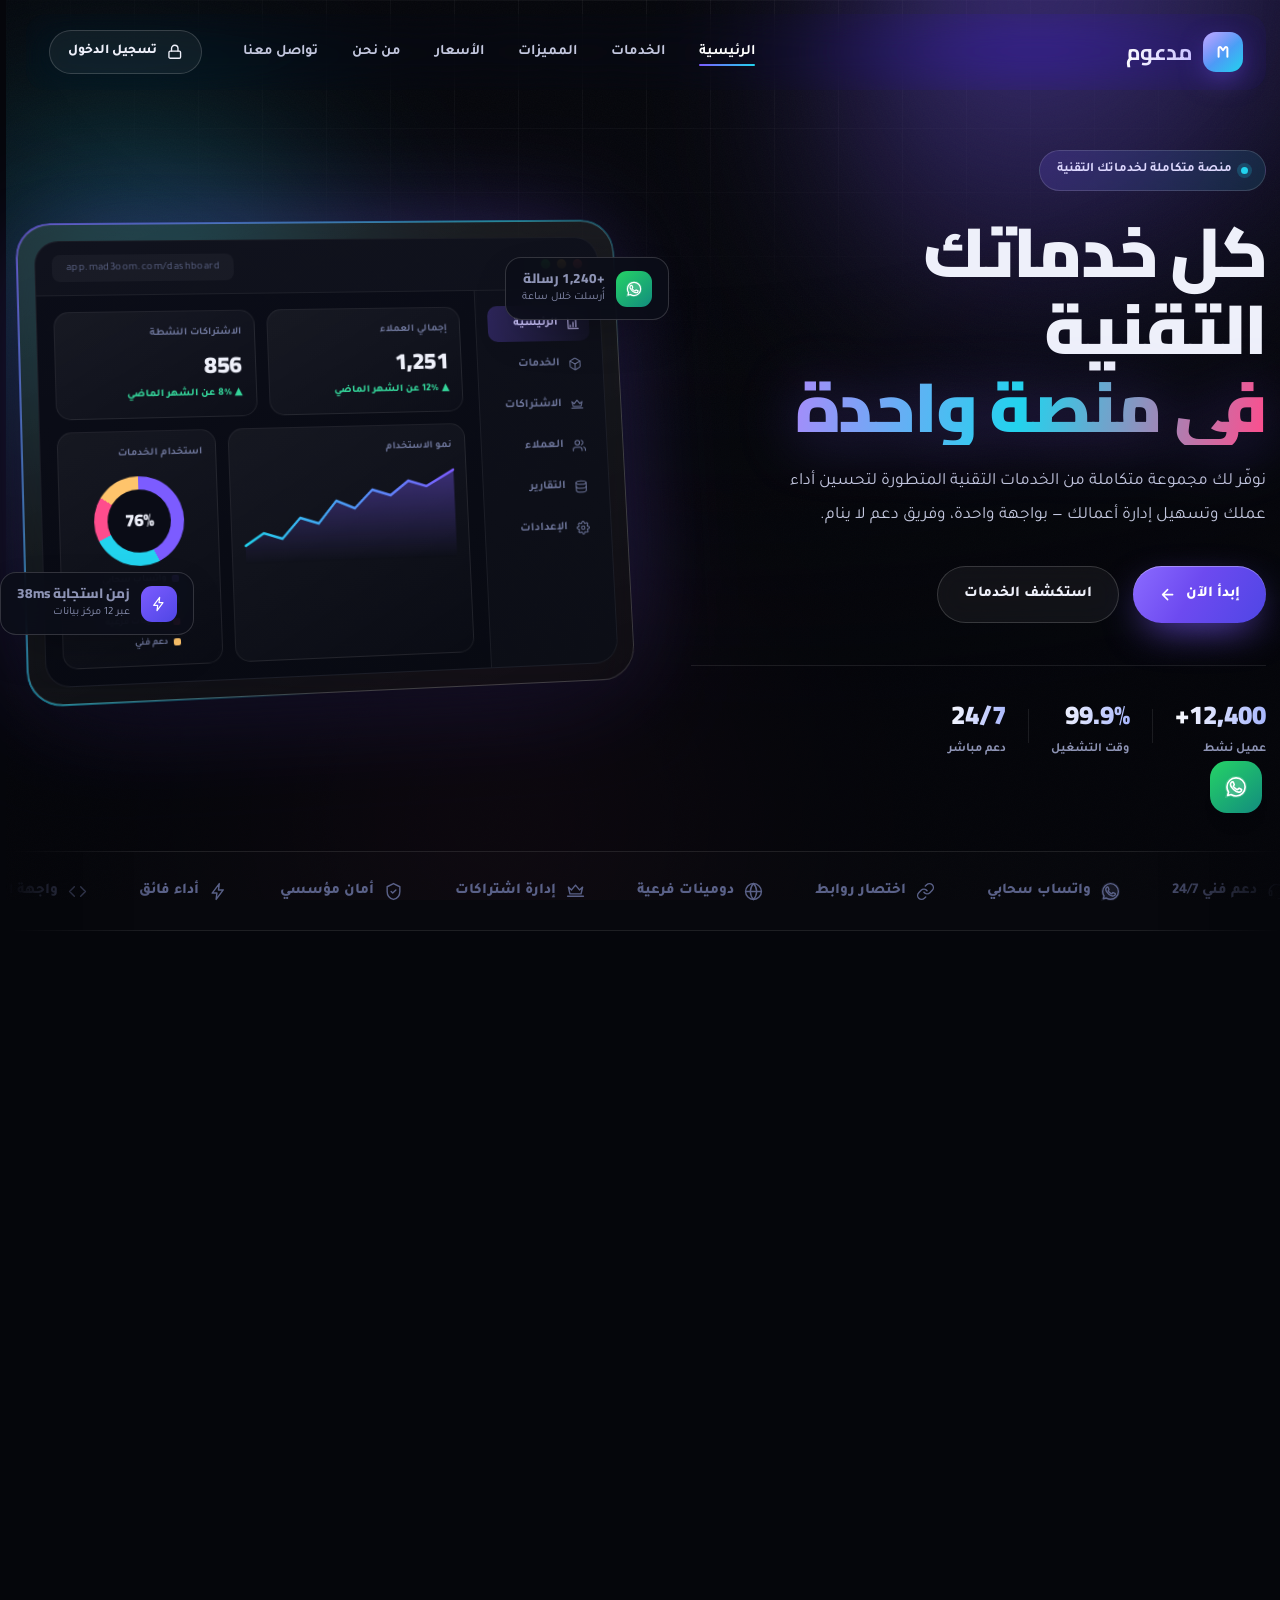
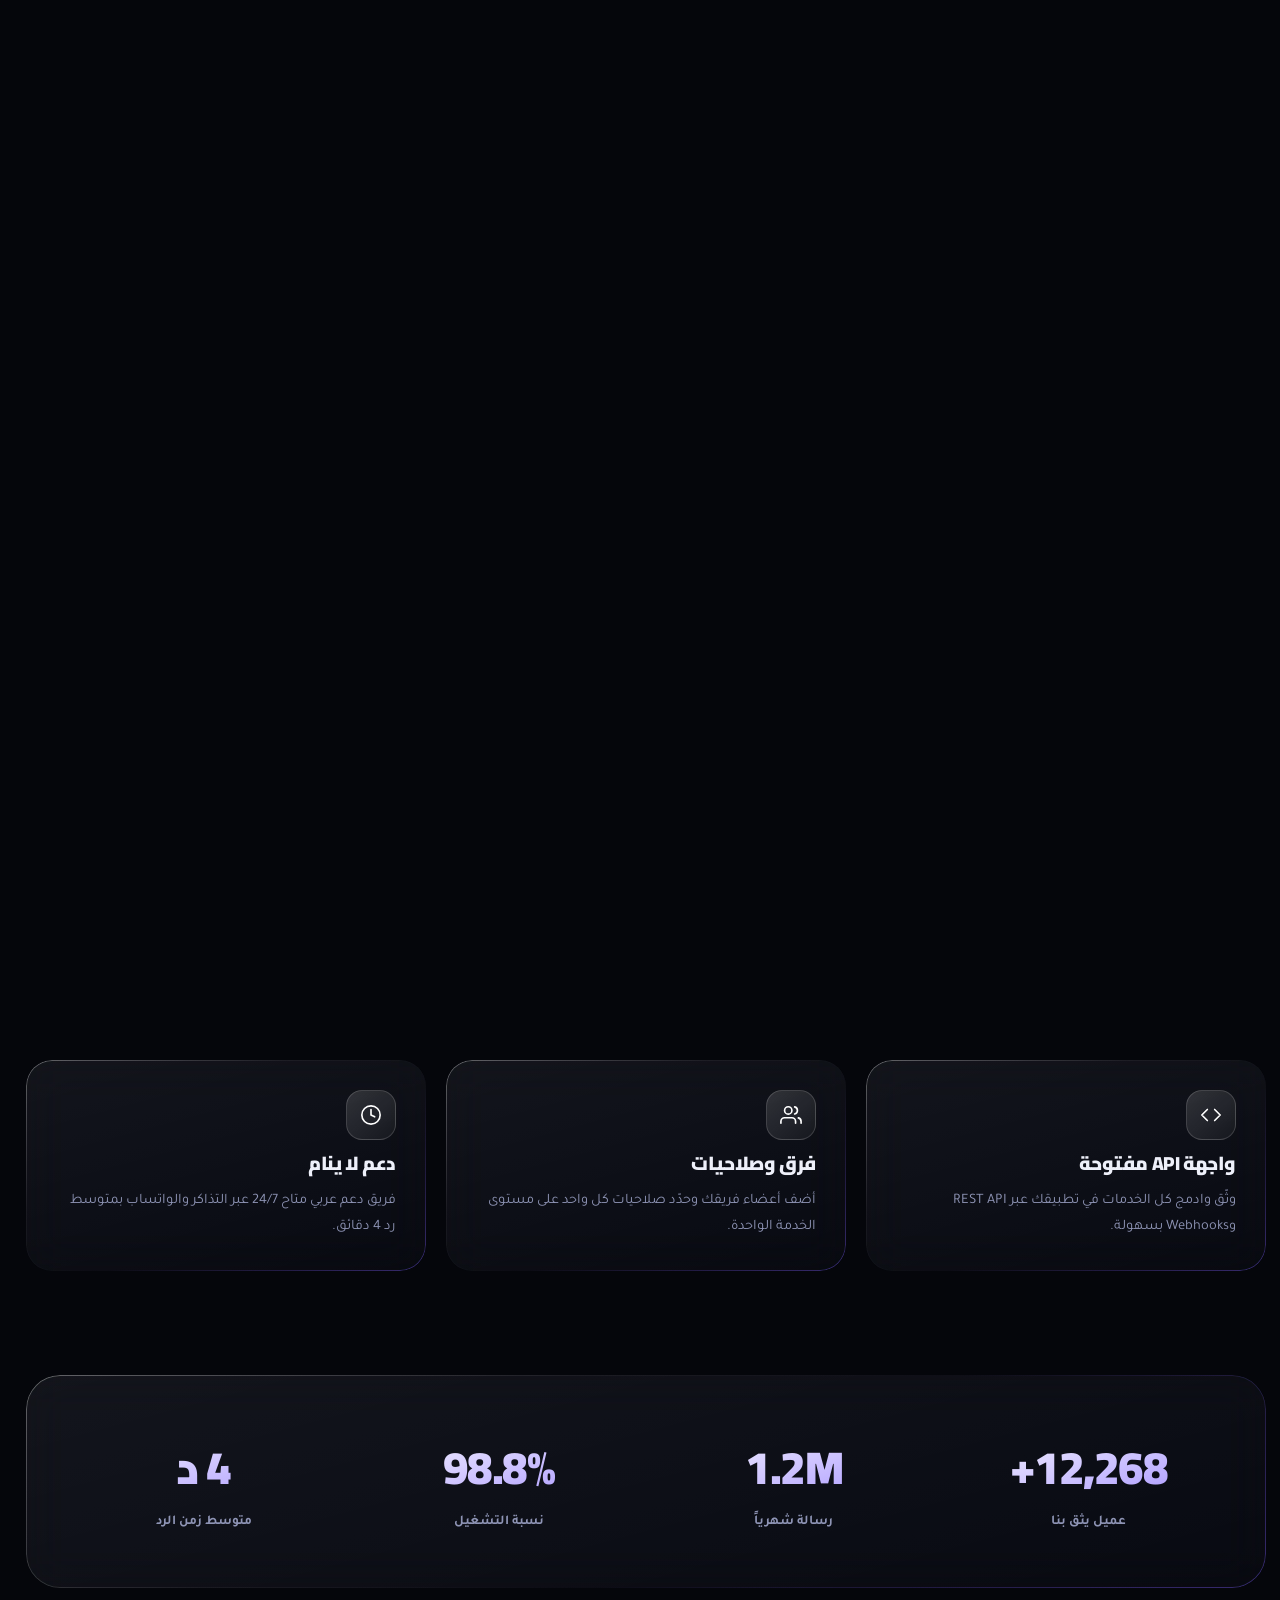
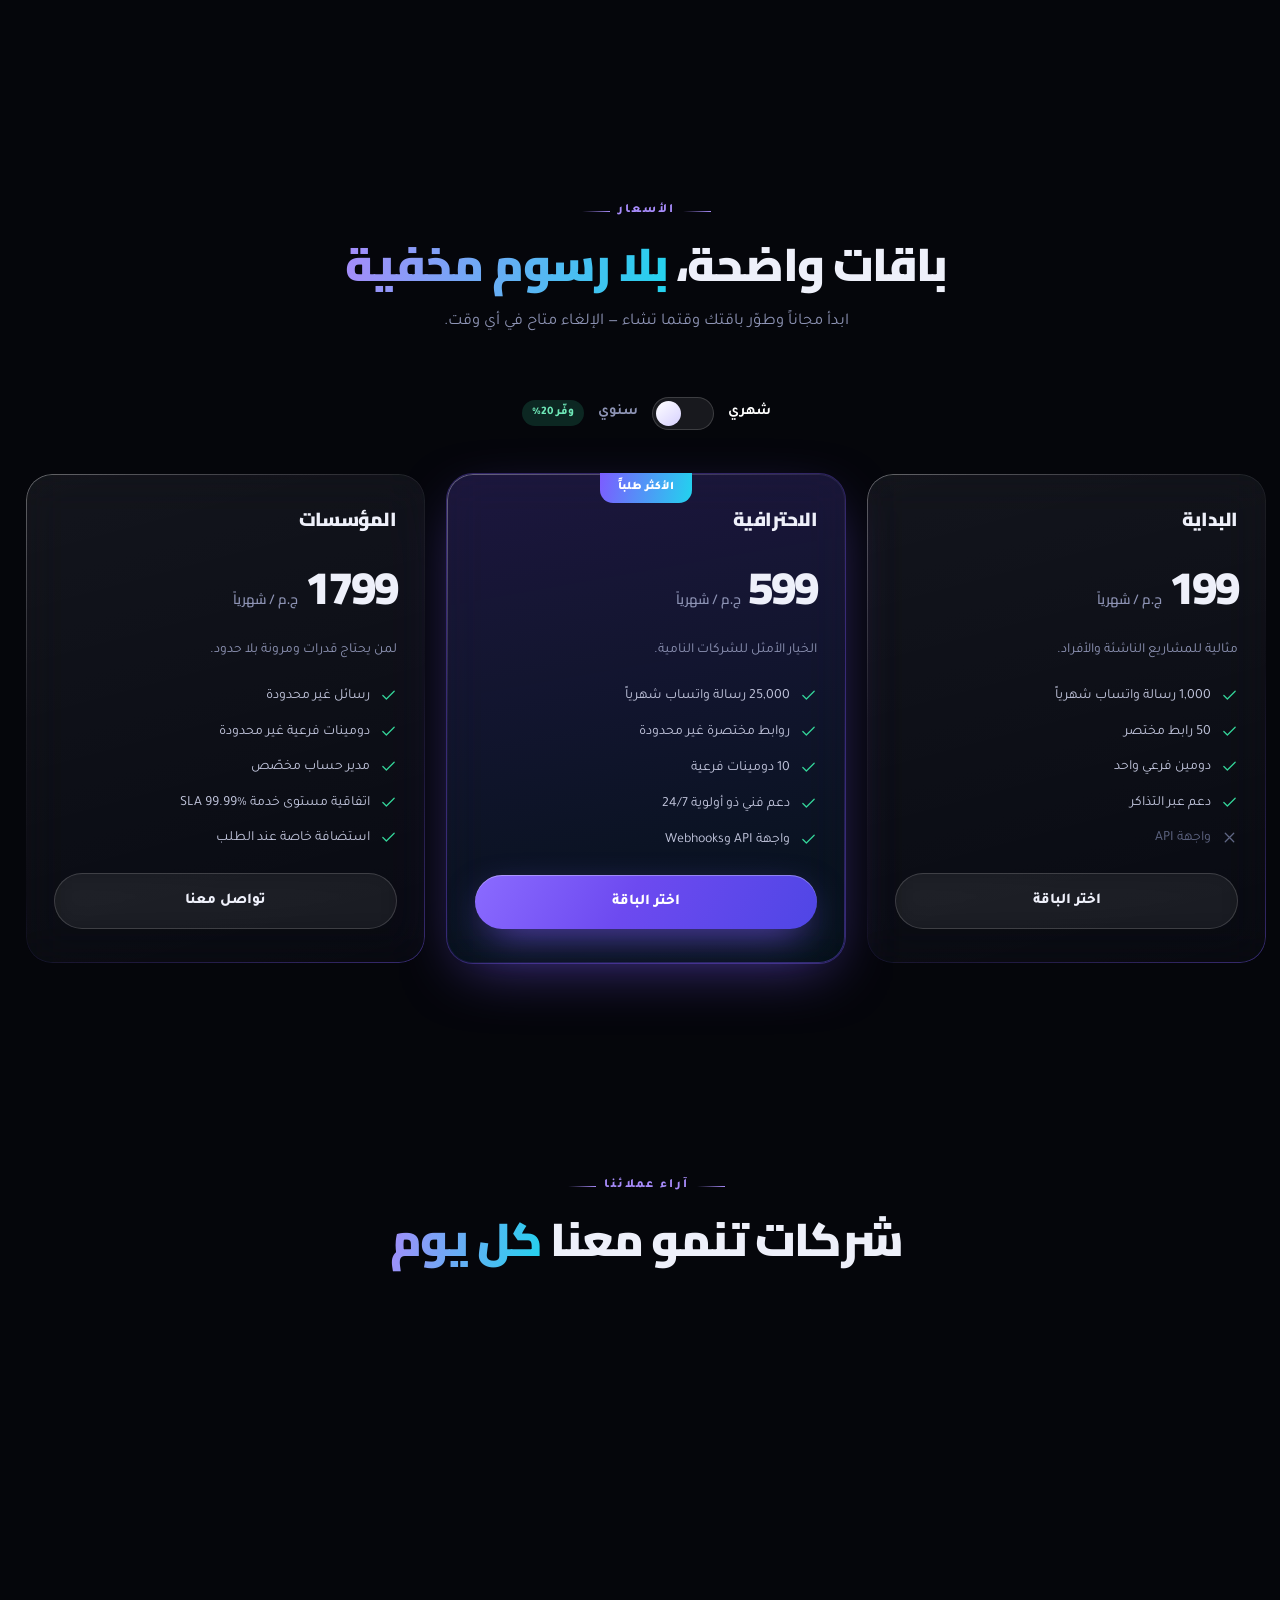
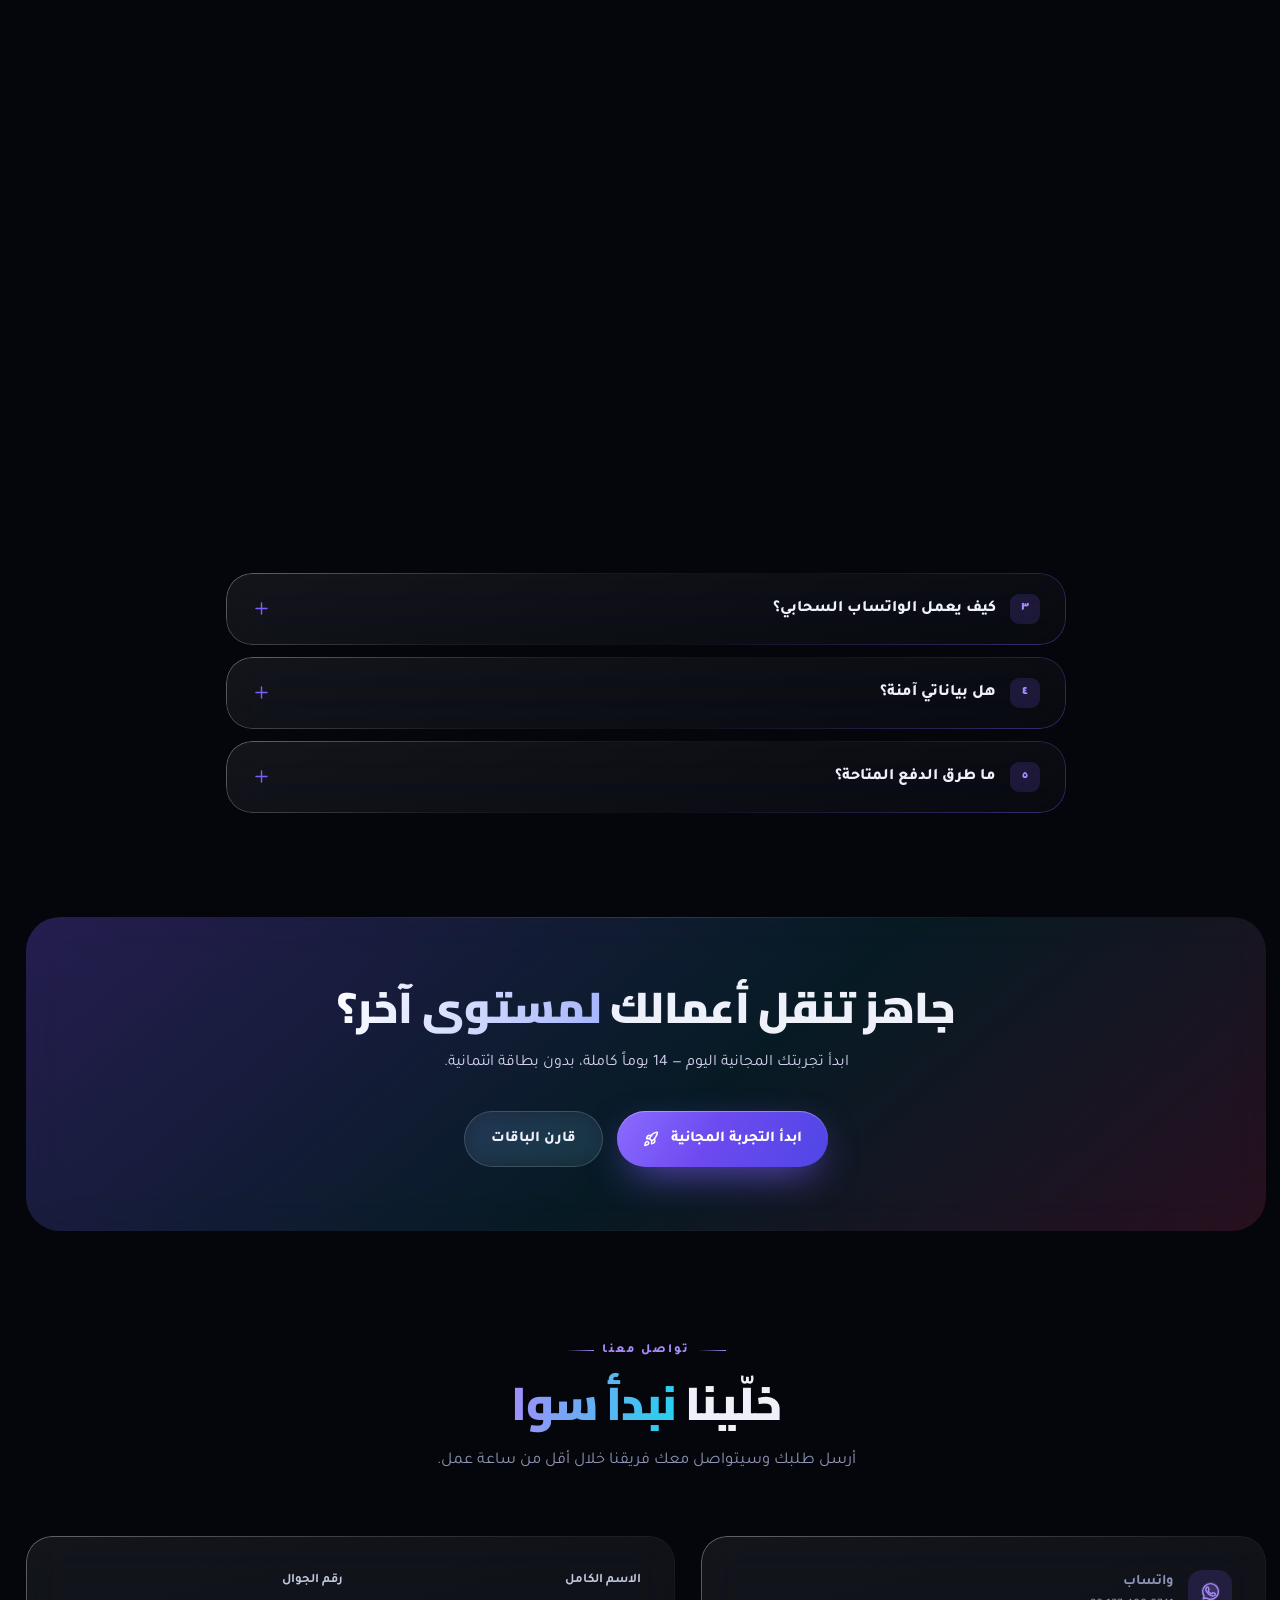
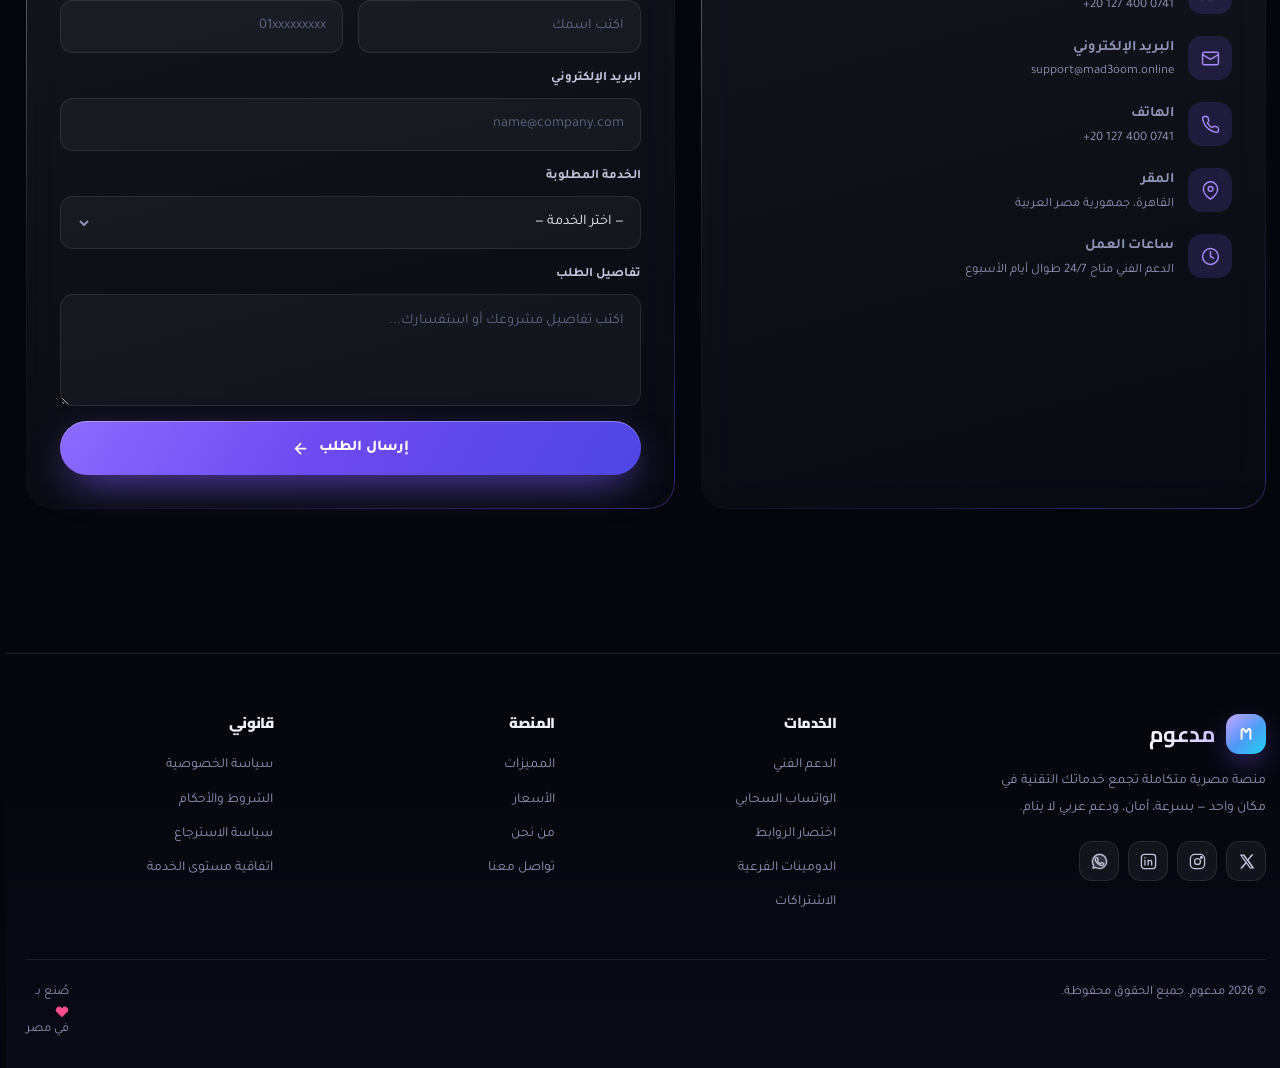
<file: index.html>
<!DOCTYPE html>
<html lang="ar" dir="rtl">
<head>
<meta charset="UTF-8">
<meta name="viewport" content="width=device-width, initial-scale=1, viewport-fit=cover">
<meta name="theme-color" content="#05060B">
<title>مدعوم — منصة خدماتك التقنية المتكاملة</title>
<meta name="description" content="مدعوم — منصة SaaS متكاملة تجمع الدعم الفني، الواتساب السحابي، اختصار الروابط، الدومينات الفرعية والاشتراكات في مكان واحد.">
<link rel="preconnect" href="https://fonts.googleapis.com">
<link rel="preconnect" href="https://fonts.gstatic.com" crossorigin>
<!-- الخط يُحمّل بشكل غير معطِّل: لو الشبكة بطيئة أو محجوبة تظهر الصفحة فوراً بخطوط النظام -->
<link href="https://fonts.googleapis.com/css2?family=Tajawal:wght@300;400;500;700;800;900&family=Cairo:wght@400;600;700;900&display=swap"
      rel="stylesheet" media="print" onload="this.media='all';this.onload=null">
<link rel="icon" href="data:image/svg+xml,%3Csvg xmlns='http://www.w3.org/2000/svg' viewBox='0 0 100 100'%3E%3Cdefs%3E%3ClinearGradient id='g' x1='0' y1='0' x2='1' y2='1'%3E%3Cstop offset='0' stop-color='%237C5CFF'/%3E%3Cstop offset='1' stop-color='%2322D3EE'/%3E%3C/linearGradient%3E%3C/defs%3E%3Crect width='100' height='100' rx='26' fill='url(%23g)'/%3E%3Cpath d='M30 72V34c0-6 7-9 11-4l9 12 9-12c4-5 11-2 11 4v38' stroke='%23fff' stroke-width='9' fill='none' stroke-linecap='round' stroke-linejoin='round'/%3E%3C/svg%3E">

<script>document.documentElement.className+=' js';</script>
<style>
/* ============================================================
   0. TOKENS
   ============================================================ */
:root{
  --bg:#05060B;
  --bg-soft:#080A13;
  --panel:rgba(255,255,255,.038);
  --panel-2:rgba(255,255,255,.06);
  --stroke:rgba(255,255,255,.09);
  --stroke-2:rgba(255,255,255,.16);
  --txt:#EEF0FA;
  --txt-2:#C3C7DE;
  --muted:#8E94B5;
  --p1:#7C5CFF;
  --p1-soft:rgba(124,92,255,.18);
  --p2:#22D3EE;
  --p3:#FF4D8D;
  --gold:#FFC46B;
  --green:#25D366;
  --ok:#34D399;
  --warn:#FBBF24;
  --danger:#FB7185;
  --r-sm:12px;
  --r:18px;
  --r-lg:26px;
  --r-xl:34px;
  --shadow:0 30px 90px -28px rgba(0,0,0,.85);
  --shadow-soft:0 18px 50px -24px rgba(0,0,0,.7);
  --glow:0 0 0 1px rgba(124,92,255,.35), 0 18px 60px -18px rgba(124,92,255,.55);
  --ease:cubic-bezier(.22,1,.36,1);
  --nav-h:76px;
  --maxw:1240px;
  --font:"Tajawal","Cairo",system-ui,-apple-system,"Segoe UI","Noto Naskh Arabic","Noto Sans Arabic",Arial,sans-serif;
  --display:"Cairo","Tajawal",system-ui,sans-serif;
}

/* ============================================================
   1. RESET / BASE
   ============================================================ */
*,*::before,*::after{box-sizing:border-box}
html{scroll-behavior:smooth;-webkit-text-size-adjust:100%}
body{
  margin:0;
  font-family:var(--font);
  background:var(--bg);
  color:var(--txt);
  line-height:1.75;
  font-size:16px;
  overflow-x:hidden;
  -webkit-font-smoothing:antialiased;
  text-rendering:optimizeLegibility;
}
body.locked{overflow:hidden}
img,svg{max-width:100%;display:block}
button,input,select,textarea{font:inherit;color:inherit}
button{cursor:pointer;border:0;background:none}
a{color:inherit;text-decoration:none}
ul{margin:0;padding:0;list-style:none}
h1,h2,h3,h4{margin:0;font-family:var(--display);line-height:1.25;font-weight:900;letter-spacing:-.4px}
p{margin:0}
::selection{background:rgba(124,92,255,.45);color:#fff}
:focus-visible{outline:2px solid var(--p2);outline-offset:3px;border-radius:8px}
::-webkit-scrollbar{width:11px;height:11px}
::-webkit-scrollbar-track{background:#07080F}
::-webkit-scrollbar-thumb{background:linear-gradient(180deg,#3B2F72,#1D2540);border-radius:20px;border:2px solid #07080F}
::-webkit-scrollbar-thumb:hover{background:linear-gradient(180deg,#5A46A8,#26314f)}

.wrap{width:min(100% - 40px,var(--maxw));margin-inline:auto}
.ic{width:1em;height:1em;fill:none;stroke:currentColor;stroke-width:1.8;stroke-linecap:round;stroke-linejoin:round}
.ic-f{fill:currentColor;stroke:none}

/* ============================================================
   2. BACKDROP FX
   ============================================================ */
.fx{position:fixed;inset:0;pointer-events:none;z-index:0;overflow:hidden}
.orb{position:absolute;border-radius:50%;filter:blur(90px);opacity:.5;will-change:transform}
.orb-1{width:640px;height:640px;top:-220px;inset-inline-start:-180px;background:radial-gradient(circle at 30% 30%,#7C5CFF,transparent 68%);animation:float1 22s var(--ease) infinite}
.orb-2{width:560px;height:560px;top:8%;inset-inline-end:-200px;background:radial-gradient(circle at 60% 40%,#22D3EE,transparent 66%);opacity:.34;animation:float2 26s var(--ease) infinite}
.orb-3{width:700px;height:700px;top:52%;inset-inline-start:34%;background:radial-gradient(circle at 50% 50%,#FF4D8D,transparent 66%);opacity:.16;animation:float3 30s var(--ease) infinite}
@keyframes float1{0%,100%{transform:translate3d(0,0,0) scale(1)}50%{transform:translate3d(90px,120px,0) scale(1.15)}}
@keyframes float2{0%,100%{transform:translate3d(0,0,0) scale(1)}50%{transform:translate3d(-120px,90px,0) scale(1.1)}}
@keyframes float3{0%,100%{transform:translate3d(0,0,0) scale(1)}50%{transform:translate3d(60px,-110px,0) scale(1.2)}}

.grid-fx{
  position:absolute;inset:0;
  background-image:linear-gradient(rgba(255,255,255,.045) 1px,transparent 1px),
                   linear-gradient(90deg,rgba(255,255,255,.045) 1px,transparent 1px);
  background-size:64px 64px;
  -webkit-mask-image:radial-gradient(ellipse 80% 55% at 50% 0%,#000 5%,transparent 72%);
  mask-image:radial-gradient(ellipse 80% 55% at 50% 0%,#000 5%,transparent 72%);
}
.noise{
  position:absolute;inset:0;opacity:.035;mix-blend-mode:overlay;
  background-image:url("data:image/svg+xml,%3Csvg xmlns='http://www.w3.org/2000/svg' width='200' height='200'%3E%3Cfilter id='n'%3E%3CfeTurbulence type='fractalNoise' baseFrequency='.85' numOctaves='4' stitchTiles='stitch'/%3E%3C/filter%3E%3Crect width='200' height='200' filter='url(%23n)'/%3E%3C/svg%3E");
}
.vign{position:absolute;inset:0;background:radial-gradient(ellipse 120% 80% at 50% 0%,transparent 40%,rgba(5,6,11,.75) 100%)}
main,header,footer{position:relative;z-index:1}

/* ============================================================
   3. GLASS PRIMITIVES
   ============================================================ */
.glass{
  position:relative;
  background:linear-gradient(165deg,rgba(255,255,255,.062),rgba(255,255,255,.018));
  backdrop-filter:blur(22px) saturate(160%);
  -webkit-backdrop-filter:blur(22px) saturate(160%);
  border-radius:var(--r-lg);
}
.glass::before{
  content:"";position:absolute;inset:0;border-radius:inherit;padding:1px;pointer-events:none;
  background:linear-gradient(150deg,rgba(255,255,255,.34),rgba(255,255,255,.05) 34%,rgba(255,255,255,0) 58%,rgba(124,92,255,.4));
  -webkit-mask:linear-gradient(#000 0 0) content-box,linear-gradient(#000 0 0);
  -webkit-mask-composite:xor;mask:linear-gradient(#000 0 0) content-box,linear-gradient(#000 0 0);mask-composite:exclude;
}
.spot::after{
  content:"";position:absolute;inset:0;border-radius:inherit;pointer-events:none;opacity:0;transition:opacity .45s var(--ease);
  background:radial-gradient(420px circle at var(--mx,50%) var(--my,50%),rgba(124,92,255,.22),transparent 62%);
}
.spot:hover::after{opacity:1}

/* ============================================================
   4. BUTTONS / CHIPS
   ============================================================ */
.btn{
  display:inline-flex;align-items:center;justify-content:center;gap:10px;
  padding:14px 26px;border-radius:999px;font-weight:800;font-size:15px;
  transition:transform .3s var(--ease),box-shadow .3s var(--ease),background .3s,border-color .3s,color .3s;
  position:relative;overflow:hidden;white-space:nowrap;
}
.btn .ic{font-size:1.15em;stroke-width:2.1}
.btn:active{transform:scale(.97)}
.btn-primary{
  background:linear-gradient(120deg,#8B6BFF,#6D4AF0 45%,#4F46E5);
  color:#fff;box-shadow:0 14px 40px -12px rgba(124,92,255,.85),inset 0 1px 0 rgba(255,255,255,.32);
}
.btn-primary::before{
  content:"";position:absolute;inset:0;
  background:linear-gradient(120deg,transparent 20%,rgba(255,255,255,.42),transparent 80%);
  transform:translateX(-130%);transition:transform .75s var(--ease);
}
.btn-primary:hover::before{transform:translateX(130%)}
.btn-primary:hover{transform:translateY(-3px);box-shadow:0 22px 55px -12px rgba(124,92,255,1)}
.btn-ghost{background:rgba(255,255,255,.05);border:1px solid var(--stroke-2);color:var(--txt);backdrop-filter:blur(12px)}
.btn-ghost:hover{background:rgba(255,255,255,.1);border-color:rgba(255,255,255,.32);transform:translateY(-3px)}
.btn-dark{background:#0B0D18;border:1px solid var(--stroke);color:var(--txt-2)}
.btn-dark:hover{border-color:var(--p1);color:#fff;background:#111427}
.btn-sm{padding:9px 18px;font-size:13.5px}
.btn-xs{padding:7px 13px;font-size:12.5px;border-radius:11px;gap:6px}
.btn-block{width:100%}
.btn-danger{background:rgba(251,113,133,.14);border:1px solid rgba(251,113,133,.32);color:#FDA4AF}
.btn-danger:hover{background:rgba(251,113,133,.24);color:#fff}
.btn-ok{background:rgba(52,211,153,.14);border:1px solid rgba(52,211,153,.3);color:#6EE7B7}
.btn-ok:hover{background:rgba(52,211,153,.24);color:#fff}
.btn-icon{width:36px;height:36px;padding:0;border-radius:11px;display:inline-grid;place-items:center;
  background:rgba(255,255,255,.05);border:1px solid var(--stroke);color:var(--txt-2);font-size:15px}
.btn-icon:hover{background:rgba(255,255,255,.12);color:#fff;border-color:var(--stroke-2)}

.chip{
  display:inline-flex;align-items:center;gap:9px;padding:8px 17px;border-radius:999px;
  background:linear-gradient(120deg,rgba(124,92,255,.2),rgba(34,211,238,.12));
  border:1px solid rgba(255,255,255,.14);font-size:13px;font-weight:700;color:#DED9FF;
  backdrop-filter:blur(10px);
}
.chip .dot{width:7px;height:7px;border-radius:50%;background:var(--p2);box-shadow:0 0 0 4px rgba(34,211,238,.2);animation:pulse 2.2s infinite}
@keyframes pulse{50%{box-shadow:0 0 0 9px rgba(34,211,238,0)}}

.badge{display:inline-flex;align-items:center;gap:6px;padding:4px 11px;border-radius:999px;font-size:11.5px;font-weight:800;letter-spacing:.2px}
.badge-ok{background:rgba(52,211,153,.14);color:#6EE7B7;border:1px solid rgba(52,211,153,.28)}
.badge-off{background:rgba(148,163,184,.12);color:#94A3B8;border:1px solid rgba(148,163,184,.24)}

/* ============================================================
   5. SCROLL PROGRESS + PRELOADER
   ============================================================ */
#bar{position:fixed;top:0;inset-inline:0;height:3px;z-index:999;
  background:linear-gradient(90deg,var(--p1),var(--p2),var(--p3));transform-origin:right;transform:scaleX(0)}
/* شبكة أمان: الـ preloader يختفي بالـ CSS وحده بعد 3.5 ثانية،
   حتى لو الـ JS لم يعمل إطلاقاً (ملف ناقص، خطأ برمجي، أو JS معطّل) */
#pre{position:fixed;inset:0;z-index:2000;background:var(--bg);display:grid;place-items:center;
  transition:opacity .7s var(--ease),visibility .7s;animation:preKill .6s 3.5s forwards}
#pre.off{opacity:0;visibility:hidden;animation:none}
@keyframes preKill{to{opacity:0;visibility:hidden}}
.pre-mark{width:74px;height:74px;border-radius:22px;background:linear-gradient(135deg,var(--p1),var(--p2));display:grid;place-items:center;
  color:#fff;font-size:30px;font-weight:900;font-family:var(--display);box-shadow:0 0 70px rgba(124,92,255,.7);animation:bounce 1.4s var(--ease) infinite}
@keyframes bounce{0%,100%{transform:translateY(0) rotate(0)}50%{transform:translateY(-16px) rotate(-8deg)}}
.pre-line{width:170px;height:3px;border-radius:9px;background:rgba(255,255,255,.1);margin-top:26px;overflow:hidden}
.pre-line i{display:block;height:100%;width:40%;border-radius:9px;background:linear-gradient(90deg,var(--p1),var(--p2));animation:slide 1.2s var(--ease) infinite}
@keyframes slide{0%{transform:translateX(150%)}100%{transform:translateX(-260%)}}

/* ============================================================
   6. NAV
   ============================================================ */
header{position:fixed;top:0;inset-inline:0;z-index:900;transition:all .4s var(--ease)}
header.scrolled .nav{background:rgba(8,10,19,.78);border-color:var(--stroke);box-shadow:0 18px 50px -26px rgba(0,0,0,.9);padding-block:10px}
.nav{
  display:flex;align-items:center;gap:26px;height:var(--nav-h);padding:0 22px;margin-top:14px;
  border:1px solid transparent;border-radius:20px;transition:all .4s var(--ease);
  backdrop-filter:blur(20px) saturate(160%);-webkit-backdrop-filter:blur(20px) saturate(160%);
}
.brand{display:flex;align-items:center;gap:11px;font-family:var(--display);font-weight:900;font-size:22px;letter-spacing:-.5px}
.brand-mark{width:40px;height:40px;border-radius:13px;background:linear-gradient(135deg,var(--p1),var(--p2));display:grid;place-items:center;
  box-shadow:0 10px 30px -8px rgba(124,92,255,.8);position:relative;overflow:hidden;flex:none}
.brand-mark svg{width:22px;height:22px;color:#fff;position:relative;z-index:1}
.brand-mark::after{content:"";position:absolute;inset:0;background:linear-gradient(140deg,rgba(255,255,255,.5),transparent 55%)}
.brand b{background:linear-gradient(100deg,#fff,#C9C1FF);-webkit-background-clip:text;background-clip:text;color:transparent}

.menu{display:flex;align-items:center;gap:4px;margin-inline-start:auto}
.menu a{padding:9px 15px;border-radius:11px;font-size:14.5px;font-weight:600;color:var(--txt-2);position:relative;transition:color .25s,background .25s}
.menu a:hover{color:#fff;background:rgba(255,255,255,.05)}
.menu a.on{color:#fff}
.menu a.on::after{content:"";position:absolute;bottom:2px;inset-inline:15px;height:2px;border-radius:2px;background:linear-gradient(90deg,var(--p1),var(--p2))}
.nav-act{display:flex;align-items:center;gap:10px}
.burger{display:none;width:42px;height:42px;border-radius:12px;border:1px solid var(--stroke);background:rgba(255,255,255,.05);place-items:center;font-size:18px}

#adminFlag{display:none;align-items:center;gap:7px;padding:7px 14px;border-radius:999px;font-size:12.5px;font-weight:800;
  background:linear-gradient(120deg,rgba(52,211,153,.18),rgba(34,211,238,.14));border:1px solid rgba(52,211,153,.3);color:#6EE7B7}
body.admin #adminFlag{display:inline-flex}
body.admin .only-guest{display:none !important}

/* mobile drawer */
.mnav{position:fixed;inset:0;z-index:950;background:rgba(5,6,11,.92);backdrop-filter:blur(20px);display:grid;place-items:center;
  opacity:0;visibility:hidden;transition:.4s var(--ease)}
.mnav.open{opacity:1;visibility:visible}
.mnav ul{display:grid;gap:8px;text-align:center;width:min(88vw,340px)}
.mnav a{display:block;padding:15px;border-radius:15px;font-size:19px;font-weight:800;background:rgba(255,255,255,.04);border:1px solid var(--stroke)}
.mnav .x{position:absolute;top:26px;inset-inline-end:26px;width:46px;height:46px;border-radius:14px;border:1px solid var(--stroke);
  background:rgba(255,255,255,.05);display:grid;place-items:center;font-size:20px}

/* ============================================================
   7. HERO
   ============================================================ */
.hero{padding-top:calc(var(--nav-h) + 74px);padding-bottom:90px;position:relative}
.hero-grid{display:grid;grid-template-columns:1fr 1.06fr;gap:56px;align-items:center}
.h1{font-size:clamp(2.5rem,5.4vw,4.5rem);line-height:1.12;letter-spacing:-2px;margin:22px 0 20px}
.h1 .grad{background:linear-gradient(100deg,#A78BFA,#22D3EE 48%,#FF4D8D);-webkit-background-clip:text;background-clip:text;color:transparent;
  display:inline-block;filter:drop-shadow(0 6px 30px rgba(124,92,255,.4))}
.lede{font-size:clamp(1rem,1.35vw,1.16rem);color:var(--txt-2);max-width:520px;line-height:1.95;font-weight:400}
.hero-cta{display:flex;gap:14px;margin-top:34px;flex-wrap:wrap}
.trust{display:flex;align-items:center;gap:22px;margin-top:42px;flex-wrap:wrap;padding-top:26px;border-top:1px solid var(--stroke)}
.trust .t{display:grid;gap:2px}
.trust .t b{font-family:var(--display);font-size:26px;font-weight:900;background:linear-gradient(100deg,#fff,#A5B4FC);-webkit-background-clip:text;background-clip:text;color:transparent}
.trust .t span{font-size:12.5px;color:var(--muted);font-weight:600}
.trust .sep{width:1px;height:34px;background:var(--stroke)}

/* dashboard mock */
.mock-wrap{position:relative;perspective:1900px}
.mock{
  position:relative;border-radius:var(--r-xl);padding:16px;transform:rotateY(9deg) rotateX(5deg) rotateZ(-1.5deg);
  transform-style:preserve-3d;transition:transform .9s var(--ease);
  background:linear-gradient(160deg,rgba(255,255,255,.09),rgba(255,255,255,.02));
  border:1px solid var(--stroke-2);box-shadow:var(--shadow),0 0 120px -30px rgba(124,92,255,.55);
  backdrop-filter:blur(20px);
}
.mock-wrap:hover .mock{transform:rotateY(2deg) rotateX(1deg) rotateZ(0)}
.mock::after{content:"";position:absolute;inset:-2px;border-radius:inherit;pointer-events:none;
  background:linear-gradient(135deg,rgba(124,92,255,.85),rgba(34,211,238,.7) 45%,transparent 70%);
  -webkit-mask:linear-gradient(#000 0 0) content-box,linear-gradient(#000 0 0);padding:2px;
  -webkit-mask-composite:xor;mask:linear-gradient(#000 0 0) content-box,linear-gradient(#000 0 0);mask-composite:exclude;opacity:.75}
.mock-in{background:linear-gradient(170deg,#0B0D18,#080A12);border-radius:24px;overflow:hidden;border:1px solid rgba(255,255,255,.07)}
.mock-bar{display:flex;align-items:center;gap:7px;padding:13px 16px;border-bottom:1px solid rgba(255,255,255,.06);background:rgba(255,255,255,.02)}
.mock-bar i{width:10px;height:10px;border-radius:50%;background:#2B3048}
.mock-bar i:nth-child(1){background:#FF5F57}.mock-bar i:nth-child(2){background:#FEBC2E}.mock-bar i:nth-child(3){background:#28C840}
.mock-bar .url{margin-inline-start:auto;font-size:11px;color:#5C6486;background:rgba(255,255,255,.04);padding:4px 14px;border-radius:8px;letter-spacing:.4px}
.mock-body{display:grid;grid-template-columns:132px 1fr;min-height:344px}
.mock-side{border-inline-end:1px solid rgba(255,255,255,.06);padding:16px 12px;display:grid;align-content:start;gap:5px;background:rgba(255,255,255,.014)}
.mock-side .si{display:flex;align-items:center;gap:9px;padding:8px 10px;border-radius:10px;font-size:12px;color:#6E769B;font-weight:600}
.mock-side .si.on{background:linear-gradient(100deg,rgba(124,92,255,.28),rgba(124,92,255,.05));color:#CFC7FF}
.mock-side .si .ic{font-size:14px}
.mock-main{padding:16px;display:grid;gap:12px;align-content:start}
.mrow{display:grid;grid-template-columns:1fr 1fr;gap:12px}
.mtile{background:linear-gradient(150deg,rgba(255,255,255,.055),rgba(255,255,255,.015));border:1px solid rgba(255,255,255,.07);border-radius:15px;padding:13px}
.mtile .lbl{font-size:10.5px;color:#6E769B;font-weight:700}
.mtile .val{font-family:var(--display);font-size:23px;font-weight:900;margin-top:2px;letter-spacing:-.5px}
.mtile .up{font-size:10.5px;color:#34D399;font-weight:800}
.mchart{background:linear-gradient(150deg,rgba(255,255,255,.05),rgba(255,255,255,.012));border:1px solid rgba(255,255,255,.07);border-radius:15px;padding:13px}
.mchart .lbl{font-size:10.5px;color:#6E769B;font-weight:700;margin-bottom:6px}
.spark{width:100%;height:96px;overflow:visible}
.spark .ln{fill:none;stroke:url(#lg);stroke-width:2.6;stroke-linecap:round;stroke-dasharray:620;stroke-dashoffset:620;animation:draw 2.6s var(--ease) .6s forwards}
@keyframes draw{to{stroke-dashoffset:0}}
.spark .ar{fill:url(#ag);opacity:0;animation:fade 1.4s var(--ease) 2s forwards}
@keyframes fade{to{opacity:1}}
.donut{display:grid;place-items:center;gap:6px}
.donut .ring{width:88px;height:88px;border-radius:50%;display:grid;place-items:center;position:relative;
  background:conic-gradient(var(--p1) 0 43%,var(--p2) 43% 68%,var(--p3) 68% 84%,var(--gold) 84% 100%);
  animation:spinIn 1.4s var(--ease) .4s both}
@keyframes spinIn{from{transform:rotate(-180deg) scale(.6);opacity:0}}
.donut .ring::after{content:"";position:absolute;inset:13px;border-radius:50%;background:#0A0C16}
.donut .ring b{position:relative;z-index:1;font-family:var(--display);font-size:17px;font-weight:900}
.legend{display:grid;gap:4px;font-size:9.5px;color:#6E769B;font-weight:600}
.legend span{display:flex;align-items:center;gap:5px}
.legend i{width:7px;height:7px;border-radius:2px}

.float-card{position:absolute;padding:12px 16px;border-radius:16px;display:flex;align-items:center;gap:11px;
  background:rgba(11,13,24,.86);border:1px solid var(--stroke-2);backdrop-filter:blur(16px);box-shadow:var(--shadow-soft);z-index:3}
.float-card .fi{width:36px;height:36px;border-radius:11px;display:grid;place-items:center;font-size:16px;color:#fff;flex:none}
.float-card b{font-size:13.5px;font-family:var(--display);font-weight:800;display:block;line-height:1.3}
.float-card span{font-size:11px;color:var(--muted)}
.fc-1{top:8%;inset-inline-start:-34px;animation:bob 5s var(--ease) infinite}
.fc-2{bottom:12%;inset-inline-end:-26px;animation:bob 6.5s var(--ease) .8s infinite}
@keyframes bob{0%,100%{transform:translateY(0)}50%{transform:translateY(-15px)}}

/* ============================================================
   8. MARQUEE
   ============================================================ */
.marq{overflow:hidden;padding:26px 0;border-block:1px solid var(--stroke);background:rgba(255,255,255,.012);
  -webkit-mask-image:linear-gradient(90deg,transparent,#000 12%,#000 88%,transparent);
  mask-image:linear-gradient(90deg,transparent,#000 12%,#000 88%,transparent)}
.marq-t{display:flex;gap:52px;width:max-content;animation:marq 34s linear infinite}
.marq:hover .marq-t{animation-play-state:paused}
@keyframes marq{to{transform:translateX(50%)}}
.marq-t span{display:flex;align-items:center;gap:10px;font-size:15px;font-weight:800;color:#5A6188;white-space:nowrap;
  transition:color .3s}
.marq-t span:hover{color:#A5B4FC}
.marq-t .ic{font-size:19px}

/* ============================================================
   9. SECTIONS
   ============================================================ */
section{padding:104px 0;position:relative}
.sec-head{text-align:center;max-width:700px;margin:0 auto 60px}
.sec-head .kicker{display:inline-flex;align-items:center;gap:8px;font-size:12.5px;font-weight:800;letter-spacing:2px;
  color:#A78BFA;text-transform:uppercase;margin-bottom:14px}
.sec-head .kicker::before,.sec-head .kicker::after{content:"";width:28px;height:1px;background:linear-gradient(90deg,transparent,#A78BFA)}
.sec-head h2{font-size:clamp(1.9rem,3.6vw,2.9rem);letter-spacing:-1.2px}
.sec-head h2 em{font-style:normal;background:linear-gradient(100deg,#A78BFA,#22D3EE);-webkit-background-clip:text;background-clip:text;color:transparent}
.sec-head p{color:var(--muted);margin-top:14px;font-size:16.5px}

/* services */
.svc-grid{display:flex;flex-wrap:wrap;justify-content:center;gap:22px}
.svc{flex:1 1 280px;padding:32px 26px 26px;display:flex;flex-direction:column;gap:14px;overflow:hidden;
  transition:transform .5s var(--ease),box-shadow .5s var(--ease)}
@media (min-width:1024px){.svc{flex-basis:calc(33.333% - 15px);max-width:calc(33.333% - 15px)}}
@media (min-width:761px) and (max-width:1023px){.svc{flex-basis:calc(50% - 11px);max-width:calc(50% - 11px)}}
.svc:hover{transform:translateY(-9px);box-shadow:0 40px 80px -34px rgba(0,0,0,.9)}
.svc-ic{width:60px;height:60px;border-radius:19px;display:grid;place-items:center;font-size:26px;color:#fff;position:relative;flex:none;
  box-shadow:0 14px 34px -12px var(--sc,rgba(124,92,255,.9));transition:transform .5s var(--ease)}
.svc:hover .svc-ic{transform:scale(1.09) rotate(-7deg)}
.svc-ic::after{content:"";position:absolute;inset:0;border-radius:inherit;background:linear-gradient(150deg,rgba(255,255,255,.4),transparent 55%)}
.svc h3{font-size:20.5px}
.svc p{color:var(--muted);font-size:14.5px;line-height:1.85;flex:1}
.svc-foot{display:flex;align-items:center;gap:8px;margin-top:6px}
.svc-num{position:absolute;top:16px;inset-inline-end:20px;font-family:var(--display);font-size:60px;font-weight:900;
  color:rgba(255,255,255,.032);line-height:1;pointer-events:none}
.svc .edit-pin{position:absolute;top:14px;inset-inline-start:14px;display:none;gap:6px;z-index:4}
body.admin .svc .edit-pin{display:flex}

/* bento features */
.bento{display:grid;grid-template-columns:repeat(6,1fr);gap:20px}
.bx{padding:30px;display:flex;flex-direction:column;gap:12px;overflow:hidden;transition:transform .5s var(--ease)}
.bx:hover{transform:translateY(-6px)}
.bx-a{grid-column:span 3}
.bx-b{grid-column:span 3}
.bx-c{grid-column:span 2}
.bx h3{font-size:19px}
.bx p{color:var(--muted);font-size:14.5px;line-height:1.85}
.bx .bi{width:50px;height:50px;border-radius:16px;display:grid;place-items:center;font-size:22px;color:#fff;
  background:linear-gradient(140deg,rgba(255,255,255,.14),rgba(255,255,255,.04));border:1px solid var(--stroke-2)}
.bx-a .bi{background:linear-gradient(140deg,#7C5CFF,#4F46E5)}
.bx-b .bi{background:linear-gradient(140deg,#22D3EE,#0EA5E9)}
.mini-bars{display:flex;align-items:flex-end;gap:7px;height:74px;margin-top:6px}
.mini-bars i{flex:1;border-radius:6px 6px 3px 3px;background:linear-gradient(180deg,var(--p1),rgba(124,92,255,.15));
  transform-origin:bottom;animation:grow 1.1s var(--ease) both}
@keyframes grow{from{transform:scaleY(.05);opacity:0}}
.uptime{display:flex;gap:3px;margin-top:8px}
.uptime i{flex:1;height:30px;border-radius:3px;background:linear-gradient(180deg,#34D399,rgba(52,211,153,.25))}
.uptime i.bad{background:linear-gradient(180deg,#FBBF24,rgba(251,191,36,.25))}

/* stats */
.stats{display:grid;grid-template-columns:repeat(4,1fr);gap:20px;padding:40px;border-radius:var(--r-xl)}
.st{text-align:center;padding:12px}
.st b{display:block;font-family:var(--display);font-size:clamp(2rem,3.6vw,3rem);font-weight:900;letter-spacing:-1.5px;
  background:linear-gradient(160deg,#fff,#9F8BFF);-webkit-background-clip:text;background-clip:text;color:transparent}
.st span{color:var(--muted);font-size:13.5px;font-weight:600}

/* pricing */
.toggle{display:flex;align-items:center;justify-content:center;gap:14px;margin-bottom:44px}
.sw{width:62px;height:33px;border-radius:99px;background:rgba(255,255,255,.08);border:1px solid var(--stroke-2);position:relative;transition:background .3s}
.sw i{position:absolute;top:3px;inset-inline-end:3px;width:25px;height:25px;border-radius:50%;
  background:linear-gradient(140deg,#fff,#D6D0FF);transition:transform .35s var(--ease)}
.sw.on{background:linear-gradient(100deg,var(--p1),var(--p2))}
.sw.on i{transform:translateX(-29px)}
.toggle label{font-size:14.5px;font-weight:700;color:var(--muted);cursor:pointer}
.toggle label.on{color:#fff}
.save-tag{font-size:11.5px;padding:3px 10px;border-radius:99px;background:rgba(52,211,153,.16);color:#6EE7B7;font-weight:800}
.price-grid{display:grid;grid-template-columns:repeat(3,1fr);gap:22px;align-items:stretch}
.plan{padding:34px 28px;display:flex;flex-direction:column;gap:16px;transition:transform .5s var(--ease)}
.plan:hover{transform:translateY(-8px)}
.plan.pop{background:linear-gradient(170deg,rgba(124,92,255,.2),rgba(34,211,238,.06));box-shadow:var(--glow);transform:scale(1.035)}
.plan.pop:hover{transform:scale(1.035) translateY(-8px)}
.plan .tag{position:absolute;top:-1px;inset-inline-start:50%;transform:translateX(50%);padding:5px 18px;border-radius:0 0 13px 13px;
  background:linear-gradient(100deg,var(--p1),var(--p2));font-size:11.5px;font-weight:900;color:#fff}
.plan h3{font-size:19px}
.plan .amt{display:flex;align-items:baseline;gap:7px;font-family:var(--display)}
.plan .amt b{font-size:46px;font-weight:900;letter-spacing:-2px}
.plan .amt span{color:var(--muted);font-size:13.5px;font-weight:600}
.plan .desc{color:var(--muted);font-size:13.8px;margin-top:-6px}
.plan ul{display:grid;gap:11px;flex:1;margin-block:6px}
.plan li{display:flex;align-items:flex-start;gap:10px;font-size:14px;color:var(--txt-2)}
.plan li .ic{color:#34D399;font-size:17px;flex:none;margin-top:3px}
.plan li.no{color:#5F6684}.plan li.no .ic{color:#5F6684}

/* testimonials */
.tst-grid{display:grid;grid-template-columns:repeat(3,1fr);gap:22px}
.tst{padding:30px;display:flex;flex-direction:column;gap:16px}
.tst .qt{font-size:40px;font-family:var(--display);color:rgba(124,92,255,.5);line-height:1}
.tst p{color:var(--txt-2);font-size:14.8px;line-height:1.95;flex:1}
.tst .who{display:flex;align-items:center;gap:12px;padding-top:14px;border-top:1px solid var(--stroke)}
.tst .av{width:44px;height:44px;border-radius:14px;display:grid;place-items:center;font-weight:900;font-family:var(--display);color:#fff;font-size:16px}
.tst .who b{display:block;font-size:14.5px}
.tst .who span{font-size:12px;color:var(--muted)}
.stars{display:flex;gap:2px;color:var(--gold);font-size:14px}

/* faq */
.faq{max-width:840px;margin-inline:auto;display:grid;gap:12px}
.qa{overflow:hidden;transition:background .3s}
.qa summary{list-style:none;cursor:pointer;padding:21px 26px;display:flex;align-items:center;gap:14px;font-weight:800;font-size:16px}
.qa summary::-webkit-details-marker{display:none}
.qa summary .ic{margin-inline-start:auto;transition:transform .35s var(--ease);color:var(--p1);font-size:19px;flex:none}
.qa[open] summary .ic{transform:rotate(45deg)}
.qa .ans{padding:0 26px 22px 26px;color:var(--muted);font-size:14.8px;line-height:1.95}
.qa .qn{width:30px;height:30px;border-radius:9px;background:rgba(124,92,255,.16);color:#A78BFA;display:grid;place-items:center;
  font-size:12.5px;font-weight:900;flex:none}

/* cta band */
.cta{padding:64px 46px;text-align:center;border-radius:var(--r-xl);overflow:hidden;position:relative;
  background:linear-gradient(140deg,rgba(124,92,255,.28),rgba(34,211,238,.1) 55%,rgba(255,77,141,.14))}
.cta::before{content:"";position:absolute;inset:0;
  background:radial-gradient(600px circle at 50% 0%,rgba(255,255,255,.14),transparent 65%)}
.cta h2{font-size:clamp(1.8rem,3.4vw,2.7rem);position:relative}
.cta p{color:#D5D2F0;margin:14px auto 30px;max-width:520px;position:relative}
.cta .hero-cta{justify-content:center;position:relative}

/* contact */
.ct-grid{display:grid;grid-template-columns:1fr 1.15fr;gap:26px}
.ct-info{padding:34px;display:grid;gap:18px;align-content:start}
.ct-item{display:flex;gap:14px;align-items:flex-start;border-radius:14px;transition:transform .3s var(--ease)}
a.ct-item:hover{transform:translateX(-5px)}
a.ct-item:hover .ci{background:linear-gradient(140deg,var(--p1),var(--p2));color:#fff}
.ct-item .ci{transition:background .3s,color .3s}
.ct-item .ci{width:44px;height:44px;border-radius:14px;background:rgba(124,92,255,.16);color:#A78BFA;display:grid;place-items:center;font-size:19px;flex:none}
.ct-item b{display:block;font-size:14.5px}
.ct-item span{font-size:13px;color:var(--muted)}
.form{padding:34px;display:grid;gap:15px}
.fld{display:grid;gap:7px}
.fld label{font-size:13px;font-weight:700;color:var(--txt-2)}
.inp{width:100%;padding:13px 16px;border-radius:13px;background:rgba(255,255,255,.04);border:1px solid var(--stroke);
  color:var(--txt);font-size:14.5px;transition:border-color .25s,background .25s,box-shadow .25s}
.inp::placeholder{color:#5F6684}
.inp:focus{outline:none;border-color:var(--p1);background:rgba(124,92,255,.07);box-shadow:0 0 0 4px rgba(124,92,255,.13)}
textarea.inp{resize:vertical;min-height:112px;font-family:inherit;line-height:1.8}
select.inp{appearance:none;background-image:url("data:image/svg+xml,%3Csvg xmlns='http://www.w3.org/2000/svg' width='14' height='14' fill='none' stroke='%238E94B5' stroke-width='2'%3E%3Cpath d='M3 5l4 4 4-4'/%3E%3C/svg%3E");
  background-repeat:no-repeat;background-position:left 16px center}
select.inp option{background:#0B0D18;color:#fff}
.f2{display:grid;grid-template-columns:1fr 1fr;gap:15px}

/* footer */
footer{border-top:1px solid var(--stroke);padding:60px 0 26px;margin-top:40px;background:linear-gradient(180deg,transparent,rgba(124,92,255,.05))}
.f-grid{display:grid;grid-template-columns:1.6fr 1fr 1fr 1fr;gap:34px;padding-bottom:40px}
.f-grid p{color:var(--muted);font-size:14px;max-width:290px;margin-top:14px;line-height:1.9}
.f-col h4{font-size:14.5px;margin-bottom:16px}
.f-col a{display:block;padding:5px 0;font-size:13.8px;color:var(--muted);transition:color .25s,transform .25s}
.f-col a:hover{color:#fff;transform:translateX(-5px)}
.socials{display:flex;gap:9px;margin-top:20px}
.socials a{width:40px;height:40px;border-radius:13px;background:rgba(255,255,255,.05);border:1px solid var(--stroke);
  display:grid;place-items:center;font-size:17px;color:var(--txt-2);transition:.3s var(--ease)}
.socials a:hover{background:linear-gradient(140deg,var(--p1),var(--p2));color:#fff;transform:translateY(-4px);border-color:transparent}
.f-bot{border-top:1px solid var(--stroke);padding-top:22px;display:flex;justify-content:space-between;gap:16px;flex-wrap:wrap;
  color:var(--muted);font-size:13px}
.f-bot .ic{color:var(--p3);font-size:14px;vertical-align:-2px}

/* float actions */
.fab{position:fixed;inset-inline-start:24px;bottom:24px;z-index:800;display:grid;gap:11px}
.fab a,.fab button{width:52px;height:52px;border-radius:17px;display:grid;place-items:center;font-size:22px;color:#fff;
  box-shadow:var(--shadow-soft);transition:transform .35s var(--ease),box-shadow .35s}
.fab a{background:linear-gradient(140deg,#25D366,#128C7E)}
.fab a:hover,.fab button:hover{transform:translateY(-5px) scale(1.06)}
#top{background:rgba(255,255,255,.08);border:1px solid var(--stroke-2);backdrop-filter:blur(14px);opacity:0;visibility:hidden}
#top.on{opacity:1;visibility:visible}

/* ============================================================
   10. MODALS
   ============================================================ */
.ov{position:fixed;inset:0;z-index:1200;background:rgba(4,5,10,.78);backdrop-filter:blur(12px);
  display:grid;place-items:center;padding:22px;opacity:0;visibility:hidden;transition:.35s var(--ease)}
.ov.open{opacity:1;visibility:visible}
.md{width:min(100%,470px);padding:36px;max-height:90vh;overflow:auto;transform:translateY(28px) scale(.96);transition:.45s var(--ease);
  background:linear-gradient(165deg,#101324,#0A0C16);border:1px solid var(--stroke-2);border-radius:var(--r-lg);box-shadow:var(--shadow)}
.ov.open .md{transform:none}
.md-lg{width:min(100%,660px)}
.md-hd{display:flex;align-items:flex-start;gap:14px;margin-bottom:22px}
.md-hd h3{font-size:21px}
.md-hd p{font-size:13.5px;color:var(--muted);margin-top:3px}
.md-hd .x{margin-inline-start:auto}
.md .hint{font-size:12px;color:var(--muted);text-align:center;margin-top:16px;padding-top:14px;border-top:1px solid var(--stroke)}
.md .hint code{background:rgba(124,92,255,.16);color:#C4B5FD;padding:2px 8px;border-radius:6px;font-size:11.5px;font-family:ui-monospace,monospace}
.err{display:none;padding:11px 15px;border-radius:12px;background:rgba(251,113,133,.13);border:1px solid rgba(251,113,133,.3);
  color:#FDA4AF;font-size:13px;font-weight:600;margin-bottom:14px}
.err.on{display:block;animation:shake .4s}
@keyframes shake{25%{transform:translateX(-7px)}75%{transform:translateX(7px)}}

/* detail modal */
#dtlIc{width:56px;height:56px;border-radius:17px;display:grid;place-items:center;font-size:25px;color:#fff;flex:none}
#dtlFeat{display:grid;gap:10px;margin-top:18px}
#dtlFeat li{display:flex;gap:10px;align-items:flex-start;font-size:14.2px;color:var(--txt-2)}
#dtlFeat .ic{color:#34D399;flex:none;margin-top:4px}

/* icon & color pickers */
.pick{display:flex;flex-wrap:wrap;gap:8px}
.pick button{width:42px;height:42px;border-radius:13px;display:grid;place-items:center;font-size:18px;
  background:rgba(255,255,255,.05);border:1px solid var(--stroke);color:var(--txt-2);transition:.25s}
.pick button:hover{background:rgba(255,255,255,.11);color:#fff}
.pick button.sel{border-color:var(--p1);background:rgba(124,92,255,.22);color:#fff;box-shadow:0 0 0 3px rgba(124,92,255,.18)}
.cpick button{width:36px;height:36px;border-radius:11px;border:2px solid transparent}
.cpick button.sel{border-color:#fff;box-shadow:0 0 0 3px rgba(255,255,255,.16)}

/* ============================================================
   11. ADMIN PANEL
   ============================================================ */
#panel{position:fixed;inset:0;z-index:1100;background:#06070E;overflow:auto;
  opacity:0;visibility:hidden;transform:scale(1.02);transition:.4s var(--ease)}
#panel.open{opacity:1;visibility:visible;transform:none}
.pn-top{position:sticky;top:0;z-index:5;display:flex;align-items:center;gap:14px;padding:16px 24px;
  background:rgba(8,10,19,.9);backdrop-filter:blur(20px);border-bottom:1px solid var(--stroke);flex-wrap:wrap}
.tabs{display:flex;gap:5px;background:rgba(255,255,255,.04);padding:5px;border-radius:14px;border:1px solid var(--stroke)}
.tabs button{padding:8px 17px;border-radius:10px;font-size:13.5px;font-weight:700;color:var(--muted);transition:.25s}
.tabs button.on{background:linear-gradient(100deg,var(--p1),#5B4BD8);color:#fff;box-shadow:0 8px 22px -10px rgba(124,92,255,.9)}
.pn-body{padding:26px 24px 70px;max-width:1180px;margin-inline:auto}
.tab{display:none}.tab.on{display:block;animation:up .45s var(--ease)}
@keyframes up{from{opacity:0;transform:translateY(14px)}}

.kpis{display:grid;grid-template-columns:repeat(4,1fr);gap:14px;margin-bottom:22px}
.kpi{padding:18px 20px;border-radius:var(--r);background:linear-gradient(160deg,rgba(255,255,255,.055),rgba(255,255,255,.015));
  border:1px solid var(--stroke)}
.kpi b{display:block;font-family:var(--display);font-size:27px;font-weight:900;letter-spacing:-1px}
.kpi span{font-size:12.5px;color:var(--muted);font-weight:600}
.kpi .ic{font-size:17px;color:var(--p1);margin-bottom:6px}

.tools{display:flex;gap:10px;align-items:center;margin-bottom:16px;flex-wrap:wrap}
.search{position:relative;flex:1;min-width:190px}
.search .ic{position:absolute;inset-inline-start:14px;top:50%;transform:translateY(-50%);color:var(--muted);font-size:16px;pointer-events:none}
.search .inp{padding-inline-start:42px}

.tbl-wrap{border:1px solid var(--stroke);border-radius:var(--r-lg);overflow:hidden;background:rgba(255,255,255,.02)}
.tbl-scroll{overflow-x:auto}
table{width:100%;border-collapse:collapse;min-width:720px}
thead th{padding:14px 16px;text-align:start;font-size:12px;font-weight:800;color:var(--muted);letter-spacing:.4px;
  background:rgba(255,255,255,.035);border-bottom:1px solid var(--stroke);white-space:nowrap}
tbody tr{border-bottom:1px solid rgba(255,255,255,.05);transition:background .25s}
tbody tr:last-child{border-bottom:0}
tbody tr:hover{background:rgba(255,255,255,.035)}
tbody tr.drag{opacity:.4}
tbody tr.over{background:rgba(124,92,255,.12);box-shadow:inset 0 2px 0 var(--p1)}
td{padding:13px 16px;font-size:14px;vertical-align:middle}
.t-name{display:flex;align-items:center;gap:12px;font-weight:800;white-space:nowrap}
.t-ic{width:38px;height:38px;border-radius:12px;display:grid;place-items:center;color:#fff;font-size:17px;flex:none}
.t-desc{color:var(--muted);font-size:13px;max-width:320px;overflow:hidden;text-overflow:ellipsis;white-space:nowrap}
.t-act{display:flex;gap:6px;justify-content:flex-end}
.grip{cursor:grab;color:#4E5474;font-size:16px;padding:4px}
.grip:active{cursor:grabbing}
.empty{padding:56px 20px;text-align:center;color:var(--muted)}
.empty .ic{font-size:40px;color:#2C3149;margin-bottom:10px}

/* ============================================================
   12. TOASTS
   ============================================================ */
#toasts{position:fixed;top:22px;inset-inline-start:22px;z-index:2500;display:grid;gap:10px;width:min(92vw,340px)}
.toast{display:flex;align-items:center;gap:12px;padding:14px 17px;border-radius:15px;font-size:14px;font-weight:700;
  background:rgba(13,16,29,.94);border:1px solid var(--stroke-2);backdrop-filter:blur(18px);box-shadow:var(--shadow-soft);
  animation:tin .45s var(--ease)}
.toast.out{animation:tout .35s var(--ease) forwards}
@keyframes tin{from{opacity:0;transform:translateX(-40px)}}
@keyframes tout{to{opacity:0;transform:translateX(-40px)}}
.toast .ti{width:30px;height:30px;border-radius:10px;display:grid;place-items:center;font-size:15px;flex:none}
.toast.ok .ti{background:rgba(52,211,153,.18);color:#34D399}
.toast.info .ti{background:rgba(124,92,255,.2);color:#A78BFA}
.toast.err .ti{background:rgba(251,113,133,.18);color:#FB7185}

/* ============================================================
   13. REVEAL
   ============================================================ */
/* hidden only when JS is active, so the page stays readable without it */
.js .rv{opacity:0;transform:translateY(34px);transition:opacity .85s var(--ease),transform .85s var(--ease)}
.js .rv.in{opacity:1;transform:none}

/* ============================================================
   14. RESPONSIVE
   ============================================================ */
@media (max-width:1040px){
  .hero-grid{grid-template-columns:1fr;gap:56px}
  .mock{transform:none}
  .mock-wrap{max-width:620px;margin-inline:auto}
  .fc-1{inset-inline-start:-10px}.fc-2{inset-inline-end:-10px}
  .bento{grid-template-columns:repeat(2,1fr)}
  .bx-a,.bx-b,.bx-c{grid-column:span 1}
  .price-grid,.tst-grid{grid-template-columns:1fr}
  .plan.pop{transform:none}.plan.pop:hover{transform:translateY(-8px)}
  .ct-grid{grid-template-columns:1fr}
  .f-grid{grid-template-columns:1fr 1fr}
  .kpis{grid-template-columns:1fr 1fr}
}
@media (max-width:760px){
  .menu{display:none}
  .burger{display:grid}
  .nav-act .btn:not(.only-mobile-keep){display:none}
  .nav-act #loginBtn{display:inline-flex}
  .stats{grid-template-columns:1fr 1fr;padding:26px}
  section{padding:76px 0}
  .hero{padding-top:calc(var(--nav-h) + 40px)}
  .trust{gap:16px}.trust .sep{display:none}
  .f-grid{grid-template-columns:1fr}
  .f2{grid-template-columns:1fr}
  .cta{padding:44px 22px}
  .md{padding:26px}
  .fab{inset-inline-start:16px;bottom:16px}
  #toasts{inset-inline:16px;width:auto}
}
@media (max-width:480px){
  .mock-body{grid-template-columns:1fr}
  .mock-side{display:none}
  .float-card{display:none}
  .h1{letter-spacing:-1px}
  .kpis{grid-template-columns:1fr}
}
@media (prefers-reduced-motion:reduce){
  *,*::before,*::after{animation-duration:.01ms !important;animation-iteration-count:1 !important;transition-duration:.01ms !important}
  html{scroll-behavior:auto}
  .js .rv{opacity:1;transform:none}
}
@media print{.fx,header,.fab,#panel,.ov{display:none !important}}
</style>
</head>
<body>

<!-- ===== ICON SPRITE ===== -->
<svg width="0" height="0" style="position:absolute" aria-hidden="true">
  <defs>
    <symbol id="i-headset" viewBox="0 0 24 24"><path d="M3 14v-2a9 9 0 0 1 18 0v2"/><path d="M21 15a2 2 0 0 1-2 2h-1v-6h1a2 2 0 0 1 2 2z"/><path d="M3 15a2 2 0 0 0 2 2h1v-6H5a2 2 0 0 0-2 2z"/><path d="M21 17v1a3 3 0 0 1-3 3h-4"/></symbol>
    <symbol id="i-whatsapp" viewBox="0 0 24 24"><path d="M20.5 3.5A11.8 11.8 0 0 0 12 0C5.4 0 .1 5.3.1 11.9c0 2.1.6 4.1 1.6 5.9L0 24l6.3-1.6c1.7 1 3.7 1.4 5.7 1.4 6.6 0 11.9-5.3 11.9-11.9 0-3.2-1.2-6.2-3.4-8.4z" fill="currentColor" stroke="none" opacity=".18"/><path d="M17.5 14.4c-.3-.15-1.76-.87-2.03-.97-.27-.1-.47-.15-.67.15s-.77.96-.94 1.16c-.17.2-.35.22-.64.08-.3-.15-1.26-.47-2.4-1.48-.88-.79-1.48-1.76-1.65-2.06-.17-.3-.02-.46.13-.6.14-.14.3-.35.44-.53.15-.17.2-.3.3-.5.1-.2.05-.37-.02-.52-.08-.15-.67-1.61-.92-2.2-.24-.58-.49-.5-.67-.51h-.57c-.2 0-.52.07-.8.37-.27.3-1.04 1.02-1.04 2.48s1.07 2.87 1.22 3.07c.15.2 2.1 3.2 5.08 4.49.71.3 1.26.49 1.69.62.71.23 1.36.2 1.87.12.57-.09 1.76-.72 2-1.42.25-.69.25-1.29.18-1.41-.08-.13-.28-.2-.58-.35z"/><path d="M12.05 21.8a9.87 9.87 0 0 1-5.03-1.38l-.36-.21-3.74.98 1-3.65-.24-.37A9.86 9.86 0 0 1 2.17 11.9C2.17 6.45 6.6 2.02 12.05 2.02c2.64 0 5.12 1.03 6.99 2.9a9.83 9.83 0 0 1 2.89 6.99c0 5.45-4.43 9.89-9.88 9.89z"/></symbol>
    <symbol id="i-link" viewBox="0 0 24 24"><path d="M10 13a5 5 0 0 0 7.54.54l3-3a5 5 0 0 0-7.07-7.07l-1.72 1.71"/><path d="M14 11a5 5 0 0 0-7.54-.54l-3 3a5 5 0 0 0 7.07 7.07l1.71-1.71"/></symbol>
    <symbol id="i-globe" viewBox="0 0 24 24"><circle cx="12" cy="12" r="10"/><path d="M2 12h20"/><path d="M12 2a15.3 15.3 0 0 1 4 10 15.3 15.3 0 0 1-4 10 15.3 15.3 0 0 1-4-10 15.3 15.3 0 0 1 4-10z"/></symbol>
    <symbol id="i-crown" viewBox="0 0 24 24"><path d="M2 18h20"/><path d="M3 6.5 7 10l5-6 5 6 4-3.5L19 15H5z"/></symbol>
    <symbol id="i-cloud" viewBox="0 0 24 24"><path d="M17.5 19a4.5 4.5 0 0 0 .5-8.97A6 6 0 0 0 6.2 9.1 4.5 4.5 0 0 0 6.5 19z"/></symbol>
    <symbol id="i-shield" viewBox="0 0 24 24"><path d="M12 2 4 6v6c0 5 3.4 8.9 8 10 4.6-1.1 8-5 8-10V6z"/><path d="m9 12 2 2 4-4"/></symbol>
    <symbol id="i-bolt" viewBox="0 0 24 24"><path d="M13 2 4 14h6l-1 8 9-12h-6z"/></symbol>
    <symbol id="i-chart" viewBox="0 0 24 24"><path d="M3 3v18h18"/><path d="M7 15v3M12 10v8M17 6v12"/></symbol>
    <symbol id="i-rocket" viewBox="0 0 24 24"><path d="M4.5 16.5c-1.5 1.26-2 5-2 5s3.74-.5 5-2c.71-.84.7-2.13-.09-2.91a2.18 2.18 0 0 0-2.91-.09z"/><path d="M12 15 9 12a11 11 0 0 1 5-7 11 11 0 0 1 6-2 11 11 0 0 1-2 6 11 11 0 0 1-6 6z"/><path d="M9 12H5s.55-3.03 2-4c1.62-1.08 5 0 5 0"/><path d="M12 15v4s3.03-.55 4-2c1.08-1.62 0-5 0-5"/></symbol>
    <symbol id="i-code" viewBox="0 0 24 24"><path d="m8 6-6 6 6 6M16 6l6 6-6 6"/></symbol>
    <symbol id="i-db" viewBox="0 0 24 24"><ellipse cx="12" cy="5" rx="9" ry="3"/><path d="M3 5v14c0 1.66 4.03 3 9 3s9-1.34 9-3V5"/><path d="M3 12c0 1.66 4.03 3 9 3s9-1.34 9-3"/></symbol>
    <symbol id="i-lock" viewBox="0 0 24 24"><rect x="3" y="11" width="18" height="11" rx="2"/><path d="M7 11V7a5 5 0 0 1 10 0v4"/></symbol>
    <symbol id="i-mail" viewBox="0 0 24 24"><rect x="2" y="4" width="20" height="16" rx="2"/><path d="m22 7-10 6L2 7"/></symbol>
    <symbol id="i-phone" viewBox="0 0 24 24"><path d="M22 16.9v3a2 2 0 0 1-2.2 2 19.8 19.8 0 0 1-8.6-3.1 19.5 19.5 0 0 1-6-6A19.8 19.8 0 0 1 2 4.2 2 2 0 0 1 4 2h3a2 2 0 0 1 2 1.7c.1 1 .4 1.9.7 2.8a2 2 0 0 1-.5 2.1L8.1 9.9a16 16 0 0 0 6 6l1.3-1.1a2 2 0 0 1 2.1-.5c.9.3 1.8.6 2.8.7a2 2 0 0 1 1.7 2z"/></symbol>
    <symbol id="i-users" viewBox="0 0 24 24"><path d="M17 21v-2a4 4 0 0 0-4-4H5a4 4 0 0 0-4 4v2"/><circle cx="9" cy="7" r="4"/><path d="M23 21v-2a4 4 0 0 0-3-3.87M16 3.13a4 4 0 0 1 0 7.75"/></symbol>
    <symbol id="i-gear" viewBox="0 0 24 24"><circle cx="12" cy="12" r="3"/><path d="M19.4 15a1.65 1.65 0 0 0 .33 1.82l.06.06a2 2 0 1 1-2.83 2.83l-.06-.06a1.65 1.65 0 0 0-1.82-.33 1.65 1.65 0 0 0-1 1.51V21a2 2 0 1 1-4 0v-.09A1.65 1.65 0 0 0 9 19.4a1.65 1.65 0 0 0-1.82.33l-.06.06a2 2 0 1 1-2.83-2.83l.06-.06a1.65 1.65 0 0 0 .33-1.82 1.65 1.65 0 0 0-1.51-1H3a2 2 0 1 1 0-4h.09A1.65 1.65 0 0 0 4.6 9a1.65 1.65 0 0 0-.33-1.82l-.06-.06a2 2 0 1 1 2.83-2.83l.06.06A1.65 1.65 0 0 0 9 4.6h.08A1.65 1.65 0 0 0 10 3.09V3a2 2 0 1 1 4 0v.09a1.65 1.65 0 0 0 1 1.51 1.65 1.65 0 0 0 1.82-.33l.06-.06a2 2 0 1 1 2.83 2.83l-.06.06a1.65 1.65 0 0 0-.33 1.82V9a1.65 1.65 0 0 0 1.51 1H21a2 2 0 1 1 0 4h-.09a1.65 1.65 0 0 0-1.51 1z"/></symbol>
    <symbol id="i-sparkle" viewBox="0 0 24 24"><path d="m12 2 2.2 6.3L21 10.5l-6.8 2.2L12 19l-2.2-6.3L3 10.5l6.8-2.2z"/><path d="M19 15.5 20 18l2.5 1-2.5 1-1 2.5-1-2.5L15.5 19l2.5-1z"/></symbol>
    <symbol id="i-check" viewBox="0 0 24 24"><path d="m20 6-11 11-5-5"/></symbol>
    <symbol id="i-plus" viewBox="0 0 24 24"><path d="M12 5v14M5 12h14"/></symbol>
    <symbol id="i-x" viewBox="0 0 24 24"><path d="M18 6 6 18M6 6l12 12"/></symbol>
    <symbol id="i-pen" viewBox="0 0 24 24"><path d="M17 3a2.85 2.85 0 1 1 4 4L7.5 20.5 2 22l1.5-5.5z"/></symbol>
    <symbol id="i-trash" viewBox="0 0 24 24"><path d="M3 6h18M8 6V4a1 1 0 0 1 1-1h6a1 1 0 0 1 1 1v2M19 6l-1 14a2 2 0 0 1-2 2H8a2 2 0 0 1-2-2L5 6"/><path d="M10 11v6M14 11v6"/></symbol>
    <symbol id="i-menu" viewBox="0 0 24 24"><path d="M3 6h18M3 12h18M3 18h18"/></symbol>
    <symbol id="i-arrow" viewBox="0 0 24 24"><path d="M19 12H5M12 19l-7-7 7-7"/></symbol>
    <symbol id="i-up" viewBox="0 0 24 24"><path d="M12 19V5M5 12l7-7 7 7"/></symbol>
    <symbol id="i-down" viewBox="0 0 24 24"><path d="M12 5v14M19 12l-7 7-7-7"/></symbol>
    <symbol id="i-grip" viewBox="0 0 24 24"><circle cx="9" cy="6" r="1.4" fill="currentColor"/><circle cx="15" cy="6" r="1.4" fill="currentColor"/><circle cx="9" cy="12" r="1.4" fill="currentColor"/><circle cx="15" cy="12" r="1.4" fill="currentColor"/><circle cx="9" cy="18" r="1.4" fill="currentColor"/><circle cx="15" cy="18" r="1.4" fill="currentColor"/></symbol>
    <symbol id="i-search" viewBox="0 0 24 24"><circle cx="11" cy="11" r="8"/><path d="m21 21-4.35-4.35"/></symbol>
    <symbol id="i-out" viewBox="0 0 24 24"><path d="M9 21H5a2 2 0 0 1-2-2V5a2 2 0 0 1 2-2h4"/><path d="m16 17 5-5-5-5M21 12H9"/></symbol>
    <symbol id="i-in" viewBox="0 0 24 24"><path d="M15 3h4a2 2 0 0 1 2 2v14a2 2 0 0 1-2 2h-4"/><path d="m10 17-5-5 5-5M5 12h12"/></symbol>
    <symbol id="i-box" viewBox="0 0 24 24"><path d="M21 16V8a2 2 0 0 0-1-1.73l-7-4a2 2 0 0 0-2 0l-7 4A2 2 0 0 0 3 8v8a2 2 0 0 0 1 1.73l7 4a2 2 0 0 0 2 0l7-4A2 2 0 0 0 21 16z"/><path d="m3.3 7 8.7 5 8.7-5M12 22V12"/></symbol>
    <symbol id="i-dl" viewBox="0 0 24 24"><path d="M21 15v4a2 2 0 0 1-2 2H5a2 2 0 0 1-2-2v-4"/><path d="m7 10 5 5 5-5M12 15V3"/></symbol>
    <symbol id="i-ul" viewBox="0 0 24 24"><path d="M21 15v4a2 2 0 0 1-2 2H5a2 2 0 0 1-2-2v-4"/><path d="m17 8-5-5-5 5M12 3v12"/></symbol>
    <symbol id="i-refresh" viewBox="0 0 24 24"><path d="M3 12a9 9 0 0 1 15-6.7L21 8"/><path d="M21 3v5h-5"/><path d="M21 12a9 9 0 0 1-15 6.7L3 16"/><path d="M3 21v-5h5"/></symbol>
    <symbol id="i-star" viewBox="0 0 24 24"><path d="m12 2 3.1 6.3 6.9 1-5 4.9 1.2 6.8-6.2-3.3-6.2 3.3L7 14.2l-5-4.9 6.9-1z" fill="currentColor" stroke="none"/></symbol>
    <symbol id="i-heart" viewBox="0 0 24 24"><path d="M20.8 4.6a5.5 5.5 0 0 0-7.8 0L12 5.7l-1-1.1a5.5 5.5 0 0 0-7.8 7.8l1.1 1L12 21.2l7.7-7.8 1.1-1a5.5 5.5 0 0 0 0-7.8z" fill="currentColor" stroke="none"/></symbol>
    <symbol id="i-pin" viewBox="0 0 24 24"><path d="M21 10c0 7-9 13-9 13s-9-6-9-13a9 9 0 0 1 18 0z"/><circle cx="12" cy="10" r="3"/></symbol>
    <symbol id="i-clock" viewBox="0 0 24 24"><circle cx="12" cy="12" r="10"/><path d="M12 6v6l4 2"/></symbol>
    <symbol id="i-eye" viewBox="0 0 24 24"><path d="M1 12s4-8 11-8 11 8 11 8-4 8-11 8-11-8-11-8z"/><circle cx="12" cy="12" r="3"/></symbol>
    <symbol id="i-tw" viewBox="0 0 24 24"><path d="M18.9 2H22l-7 8 8.2 12h-6.4l-5-7.3L5.9 22H2.8l7.5-8.6L2.4 2h6.6l4.5 6.7zM17.8 20.1h1.7L7.3 3.8H5.5z" fill="currentColor" stroke="none"/></symbol>
    <symbol id="i-ig" viewBox="0 0 24 24"><rect x="2" y="2" width="20" height="20" rx="6"/><circle cx="12" cy="12" r="4.2"/><circle cx="17.5" cy="6.5" r="1.2" fill="currentColor"/></symbol>
    <symbol id="i-in-l" viewBox="0 0 24 24"><rect x="2" y="2" width="20" height="20" rx="4"/><path d="M7 10v7M7 6.6v.1M11.5 17v-4a2.5 2.5 0 0 1 5 0v4M11.5 10v7"/></symbol>
  </defs>
</svg>

<!-- ===== PRELOADER ===== -->
<div id="pre"><div style="display:grid;place-items:center">
  <div class="pre-mark"><svg viewBox="0 0 100 100" style="width:36px;height:36px"><path d="M30 72V34c0-6 7-9 11-4l9 12 9-12c4-5 11-2 11 4v38" stroke="#fff" stroke-width="9" fill="none" stroke-linecap="round" stroke-linejoin="round"/></svg></div>
  <div class="pre-line"><i></i></div>
</div></div>

<div id="bar"></div>

<!-- ===== BACKDROP ===== -->
<div class="fx" aria-hidden="true">
  <div class="grid-fx"></div>
  <div class="orb orb-1"></div><div class="orb orb-2"></div><div class="orb orb-3"></div>
  <div class="noise"></div><div class="vign"></div>
</div>

<!-- ===== HEADER ===== -->
<header id="hdr">
  <div class="wrap">
    <nav class="nav">
      <a href="#home" class="brand">
        <span class="brand-mark"><svg viewBox="0 0 100 100"><path d="M30 72V34c0-6 7-9 11-4l9 12 9-12c4-5 11-2 11 4v38" stroke="currentColor" stroke-width="9" fill="none" stroke-linecap="round" stroke-linejoin="round"/></svg></span>
        <b data-bind="brand">مدعوم</b>
      </a>
      <ul class="menu" id="menu">
        <li><a href="#home" class="on">الرئيسية</a></li>
        <li><a href="#services">الخدمات</a></li>
        <li><a href="#features">المميزات</a></li>
        <li><a href="#pricing">الأسعار</a></li>
        <li><a href="#about">من نحن</a></li>
        <li><a href="#contact">تواصل معنا</a></li>
      </ul>
      <div class="nav-act">
        <span id="adminFlag"><svg class="ic"><use href="#i-shield"/></svg> وضع الإدارة</span>
        <button class="btn btn-ghost btn-sm only-guest" id="loginBtn"><svg class="ic"><use href="#i-lock"/></svg> تسجيل الدخول</button>
        <button class="btn btn-primary btn-sm" id="panelBtn" style="display:none"><svg class="ic"><use href="#i-gear"/></svg> لوحة الإدارة</button>
        <button class="burger" id="burger" aria-label="القائمة"><svg class="ic"><use href="#i-menu"/></svg></button>
      </div>
    </nav>
  </div>
</header>

<div class="mnav" id="mnav">
  <button class="x" id="mnavX" aria-label="إغلاق"><svg class="ic"><use href="#i-x"/></svg></button>
  <ul>
    <li><a href="#home">الرئيسية</a></li>
    <li><a href="#services">الخدمات</a></li>
    <li><a href="#features">المميزات</a></li>
    <li><a href="#pricing">الأسعار</a></li>
    <li><a href="#about">من نحن</a></li>
    <li><a href="#contact">تواصل معنا</a></li>
  </ul>
</div>

<main>

<!-- ===== HERO ===== -->
<section class="hero" id="home">
  <div class="wrap">
    <div class="hero-grid">
      <div>
        <span class="chip rv"><span class="dot"></span> منصة متكاملة لخدماتك التقنية</span>
        <h1 class="h1 rv" data-bind="heroTitle">كل خدماتك التقنية <span class="grad">في منصة واحدة</span></h1>
        <p class="lede rv" data-bind="heroSub">نوفّر لك مجموعة متكاملة من الخدمات التقنية المتطورة لتحسين أداء عملك وتسهيل إدارة أعمالك — بواجهة واحدة، وفريق دعم لا ينام.</p>
        <div class="hero-cta rv">
          <a href="#pricing" class="btn btn-primary">إبدأ الآن <svg class="ic"><use href="#i-arrow"/></svg></a>
          <a href="#services" class="btn btn-ghost">استكشف الخدمات</a>
        </div>
        <div class="trust rv">
          <div class="t"><b data-count="12400" data-suffix="+">0</b><span>عميل نشط</span></div>
          <div class="sep"></div>
          <div class="t"><b data-count="99.9" data-suffix="%" data-dec="1">0</b><span>وقت التشغيل</span></div>
          <div class="sep"></div>
          <div class="t"><b>24/7</b><span>دعم مباشر</span></div>
        </div>
      </div>

      <div class="mock-wrap rv" id="mockWrap">
        <div class="float-card fc-1">
          <span class="fi" style="background:linear-gradient(140deg,#25D366,#128C7E)"><svg class="ic"><use href="#i-whatsapp"/></svg></span>
          <span><b>+1,240 رسالة</b><span>أُرسلت خلال ساعة</span></span>
        </div>
        <div class="float-card fc-2">
          <span class="fi" style="background:linear-gradient(140deg,#7C5CFF,#4F46E5)"><svg class="ic"><use href="#i-bolt"/></svg></span>
          <span><b>زمن استجابة 38ms</b><span>عبر 12 مركز بيانات</span></span>
        </div>

        <div class="mock">
          <div class="mock-in">
            <div class="mock-bar"><i></i><i></i><i></i><span class="url">app.mad3oom.com/dashboard</span></div>
            <div class="mock-body">
              <div class="mock-side">
                <div class="si on"><svg class="ic"><use href="#i-chart"/></svg> الرئيسية</div>
                <div class="si"><svg class="ic"><use href="#i-box"/></svg> الخدمات</div>
                <div class="si"><svg class="ic"><use href="#i-crown"/></svg> الاشتراكات</div>
                <div class="si"><svg class="ic"><use href="#i-users"/></svg> العملاء</div>
                <div class="si"><svg class="ic"><use href="#i-db"/></svg> التقارير</div>
                <div class="si"><svg class="ic"><use href="#i-gear"/></svg> الإعدادات</div>
              </div>
              <div class="mock-main">
                <div class="mrow">
                  <div class="mtile"><div class="lbl">إجمالي العملاء</div><div class="val" id="mv1">1,248</div><div class="up">▲ 12% عن الشهر الماضي</div></div>
                  <div class="mtile"><div class="lbl">الاشتراكات النشطة</div><div class="val" id="mv2">856</div><div class="up">▲ 8% عن الشهر الماضي</div></div>
                </div>
                <div class="mrow" style="grid-template-columns:1.55fr 1fr">
                  <div class="mchart">
                    <div class="lbl">نمو الاستخدام</div>
                    <svg class="spark" viewBox="0 0 300 96" preserveAspectRatio="none">
                      <defs>
                        <linearGradient id="lg" x1="0" x2="1"><stop offset="0" stop-color="#22D3EE"/><stop offset="1" stop-color="#7C5CFF"/></linearGradient>
                        <linearGradient id="ag" x1="0" y1="0" x2="0" y2="1"><stop offset="0" stop-color="#7C5CFF" stop-opacity=".4"/><stop offset="1" stop-color="#7C5CFF" stop-opacity="0"/></linearGradient>
                      </defs>
                      <path class="ar" d="M0,78 L26,66 L52,72 L78,52 L104,58 L130,36 L156,44 L182,26 L208,32 L234,18 L260,24 L300,8 L300,96 L0,96 Z"/>
                      <path class="ln" d="M0,78 L26,66 L52,72 L78,52 L104,58 L130,36 L156,44 L182,26 L208,32 L234,18 L260,24 L300,8"/>
                    </svg>
                  </div>
                  <div class="mchart donut">
                    <div class="lbl" style="justify-self:start">استخدام الخدمات</div>
                    <div class="ring"><b>76%</b></div>
                    <div class="legend">
                      <span><i style="background:#7C5CFF"></i> واتساب سحابي</span>
                      <span><i style="background:#22D3EE"></i> اختصار روابط</span>
                      <span><i style="background:#FF4D8D"></i> دومينات فرعية</span>
                      <span><i style="background:#FFC46B"></i> دعم فني</span>
                    </div>
                  </div>
                </div>
              </div>
            </div>
          </div>
        </div>
      </div>
    </div>
  </div>
</section>

<!-- ===== MARQUEE ===== -->
<div class="marq" aria-hidden="true">
  <div class="marq-t" id="marq"></div>
</div>

<!-- ===== SERVICES ===== -->
<section id="services">
  <div class="wrap">
    <div class="sec-head rv">
      <div class="kicker">خدماتنا</div>
      <h2>حلول <em>تقنية متكاملة</em> تلبّي كل احتياجات عملك</h2>
      <p>باقة متكاملة من الخدمات المتطورة، تُدار بالكامل من لوحة واحدة وبأداء مؤسسي.</p>
    </div>
    <div class="svc-grid" id="svcGrid"></div>
    <noscript>
      <div class="svc-grid">
        <article class="svc glass"><h3>الدعم الفني</h3><p>نظام تذاكر ذكي وإدارة شاملة للدعم الفني لعملائك على مدار الساعة.</p>
          <div class="svc-foot"><a class="btn btn-primary btn-sm" href="https://mad3oom.com">الدخول للخدمة</a></div></article>
        <article class="svc glass"><h3>الواتساب السحابي</h3><p>أرسل واستقبل رسائل واتساب عبر API سحابي متطوّر وبسرعة فائقة.</p>
          <div class="svc-foot"><a class="btn btn-primary btn-sm" href="https://wa.mad3oom.com">الدخول للخدمة</a></div></article>
        <article class="svc glass"><h3>اختصار الروابط</h3><p>اختصر روابطك وشاركها بسهولة مع إحصائيات مفصّلة لكل نقرة.</p></article>
        <article class="svc glass"><h3>الدومينات الفرعية</h3><p>أنشئ وأدر دومينات فرعية لمشاريعك بسهولة وفي ثوانٍ معدودة.</p></article>
        <article class="svc glass"><h3>الاشتراكات</h3><p>إدارة الاشتراكات والفواتير بسهولة واحترافية مع تجديد تلقائي.</p></article>
      </div>
    </noscript>
    <div style="text-align:center;margin-top:34px" id="addInline"></div>
  </div>
</section>

<!-- ===== FEATURES (BENTO) ===== -->
<section id="features">
  <div class="wrap">
    <div class="sec-head rv">
      <div class="kicker">لماذا مدعوم</div>
      <h2>بُنية مصممة لتحمّل <em>النمو الحقيقي</em></h2>
      <p>سرعة، أمان، ومرونة — لأن منصتك يجب أن تكبر معك لا أن تعيقك.</p>
    </div>
    <div class="bento">
      <div class="bx bx-a glass spot rv">
        <span class="bi"><svg class="ic"><use href="#i-bolt"/></svg></span>
        <h3>أداء فائق واستجابة فورية</h3>
        <p>بنية موزّعة على 12 مركز بيانات مع تخزين مؤقت ذكي يضمن زمن استجابة أقل من 40 مللي ثانية في المتوسط.</p>
        <div class="mini-bars" id="bars"></div>
      </div>
      <div class="bx bx-b glass spot rv">
        <span class="bi"><svg class="ic"><use href="#i-shield"/></svg></span>
        <h3>أمان بمعايير المؤسسات</h3>
        <p>تشفير TLS 1.3، نسخ احتياطي تلقائي كل 6 ساعات، صلاحيات دقيقة لكل مستخدم، وسجل تدقيق كامل لكل عملية.</p>
        <div class="uptime" id="uptime"></div>
      </div>
      <div class="bx bx-c glass spot rv">
        <span class="bi"><svg class="ic"><use href="#i-code"/></svg></span>
        <h3>واجهة API مفتوحة</h3>
        <p>وثّق وادمج كل الخدمات في تطبيقك عبر REST API وWebhooks بسهولة.</p>
      </div>
      <div class="bx bx-c glass spot rv">
        <span class="bi"><svg class="ic"><use href="#i-users"/></svg></span>
        <h3>فرق وصلاحيات</h3>
        <p>أضف أعضاء فريقك وحدّد صلاحيات كل واحد على مستوى الخدمة الواحدة.</p>
      </div>
      <div class="bx bx-c glass spot rv">
        <span class="bi"><svg class="ic"><use href="#i-clock"/></svg></span>
        <h3>دعم لا ينام</h3>
        <p>فريق دعم عربي متاح 24/7 عبر التذاكر والواتساب بمتوسط رد 4 دقائق.</p>
      </div>
    </div>
  </div>
</section>

<!-- ===== STATS ===== -->
<section style="padding-top:0">
  <div class="wrap">
    <div class="stats glass rv">
      <div class="st"><b data-count="12400" data-suffix="+">0</b><span>عميل يثق بنا</span></div>
      <div class="st"><b data-count="1.2" data-suffix="M" data-dec="1">0</b><span>رسالة شهرياً</span></div>
      <div class="st"><b data-count="99.9" data-suffix="%" data-dec="1">0</b><span>نسبة التشغيل</span></div>
      <div class="st"><b data-count="4" data-suffix=" د">0</b><span>متوسط زمن الرد</span></div>
    </div>
  </div>
</section>

<!-- ===== PRICING ===== -->
<section id="pricing">
  <div class="wrap">
    <div class="sec-head rv">
      <div class="kicker">الأسعار</div>
      <h2>باقات واضحة، <em>بلا رسوم مخفية</em></h2>
      <p>ابدأ مجاناً وطوّر باقتك وقتما تشاء — الإلغاء متاح في أي وقت.</p>
    </div>
    <div class="toggle rv">
      <label id="lblM" class="on">شهري</label>
      <button class="sw" id="sw" aria-label="تبديل الفوترة"><i></i></button>
      <label id="lblY">سنوي</label>
      <span class="save-tag">وفّر 20%</span>
    </div>
    <div class="price-grid">
      <div class="plan glass spot rv">
        <h3>البداية</h3>
        <div class="amt"><b class="pr" data-m="199" data-y="159">199</b><span>ج.م / شهرياً</span></div>
        <p class="desc">مثالية للمشاريع الناشئة والأفراد.</p>
        <ul>
          <li><svg class="ic"><use href="#i-check"/></svg> 1,000 رسالة واتساب شهرياً</li>
          <li><svg class="ic"><use href="#i-check"/></svg> 50 رابط مختصر</li>
          <li><svg class="ic"><use href="#i-check"/></svg> دومين فرعي واحد</li>
          <li><svg class="ic"><use href="#i-check"/></svg> دعم عبر التذاكر</li>
          <li class="no"><svg class="ic"><use href="#i-x"/></svg> واجهة API</li>
        </ul>
        <button class="btn btn-ghost btn-block" data-plan="البداية">اختر الباقة</button>
      </div>
      <div class="plan pop glass spot rv">
        <span class="tag">الأكثر طلباً</span>
        <h3>الاحترافية</h3>
        <div class="amt"><b class="pr" data-m="599" data-y="479">599</b><span>ج.م / شهرياً</span></div>
        <p class="desc">الخيار الأمثل للشركات النامية.</p>
        <ul>
          <li><svg class="ic"><use href="#i-check"/></svg> 25,000 رسالة واتساب شهرياً</li>
          <li><svg class="ic"><use href="#i-check"/></svg> روابط مختصرة غير محدودة</li>
          <li><svg class="ic"><use href="#i-check"/></svg> 10 دومينات فرعية</li>
          <li><svg class="ic"><use href="#i-check"/></svg> دعم فني ذو أولوية 24/7</li>
          <li><svg class="ic"><use href="#i-check"/></svg> واجهة API وWebhooks</li>
        </ul>
        <button class="btn btn-primary btn-block" data-plan="الاحترافية">اختر الباقة</button>
      </div>
      <div class="plan glass spot rv">
        <h3>المؤسسات</h3>
        <div class="amt"><b class="pr" data-m="1799" data-y="1439">1799</b><span>ج.م / شهرياً</span></div>
        <p class="desc">لمن يحتاج قدرات ومرونة بلا حدود.</p>
        <ul>
          <li><svg class="ic"><use href="#i-check"/></svg> رسائل غير محدودة</li>
          <li><svg class="ic"><use href="#i-check"/></svg> دومينات فرعية غير محدودة</li>
          <li><svg class="ic"><use href="#i-check"/></svg> مدير حساب مخصّص</li>
          <li><svg class="ic"><use href="#i-check"/></svg> اتفاقية مستوى خدمة SLA 99.99%</li>
          <li><svg class="ic"><use href="#i-check"/></svg> استضافة خاصة عند الطلب</li>
        </ul>
        <button class="btn btn-ghost btn-block" data-plan="المؤسسات">تواصل معنا</button>
      </div>
    </div>
  </div>
</section>

<!-- ===== TESTIMONIALS ===== -->
<section id="about">
  <div class="wrap">
    <div class="sec-head rv">
      <div class="kicker">آراء عملائنا</div>
      <h2>شركات تنمو معنا <em>كل يوم</em></h2>
    </div>
    <div class="tst-grid">
      <div class="tst glass spot rv">
        <div class="qt">”</div>
        <p>نقلنا كل عمليات خدمة العملاء إلى مدعوم خلال أسبوع واحد. الواتساب السحابي وحده وفّر علينا ما يعادل موظفَين بدوام كامل.</p>
        <div class="stars"><svg class="ic ic-f"><use href="#i-star"/></svg><svg class="ic ic-f"><use href="#i-star"/></svg><svg class="ic ic-f"><use href="#i-star"/></svg><svg class="ic ic-f"><use href="#i-star"/></svg><svg class="ic ic-f"><use href="#i-star"/></svg></div>
        <div class="who">
          <span class="av" style="background:linear-gradient(140deg,#7C5CFF,#4F46E5)">أح</span>
          <span><b>أحمد سعيد</b><span>مدير التقنية — متجر رواج</span></span>
        </div>
      </div>
      <div class="tst glass spot rv">
        <div class="qt">”</div>
        <p>لوحة التحكم بسيطة وسريعة، وإدارة الدومينات الفرعية أصبحت مسألة نقرتين بدل تذكرة دعم تستغرق يومين.</p>
        <div class="stars"><svg class="ic ic-f"><use href="#i-star"/></svg><svg class="ic ic-f"><use href="#i-star"/></svg><svg class="ic ic-f"><use href="#i-star"/></svg><svg class="ic ic-f"><use href="#i-star"/></svg><svg class="ic ic-f"><use href="#i-star"/></svg></div>
        <div class="who">
          <span class="av" style="background:linear-gradient(140deg,#22D3EE,#0EA5E9)">سا</span>
          <span><b>سارة منير</b><span>مؤسِّسة — منصة تعلّم</span></span>
        </div>
      </div>
      <div class="tst glass spot rv">
        <div class="qt">”</div>
        <p>أهم ما يميّزهم الدعم. سؤالي يُجاب خلال دقائق وبالعربي، وهذا نادر جداً في منصات بهذا الحجم.</p>
        <div class="stars"><svg class="ic ic-f"><use href="#i-star"/></svg><svg class="ic ic-f"><use href="#i-star"/></svg><svg class="ic ic-f"><use href="#i-star"/></svg><svg class="ic ic-f"><use href="#i-star"/></svg><svg class="ic ic-f"><use href="#i-star"/></svg></div>
        <div class="who">
          <span class="av" style="background:linear-gradient(140deg,#FF4D8D,#BE185D)">مح</span>
          <span><b>محمود عبدالوهاب</b><span>الرئيس التنفيذي — وكالة رقمية</span></span>
        </div>
      </div>
    </div>
  </div>
</section>

<!-- ===== FAQ ===== -->
<section>
  <div class="wrap">
    <div class="sec-head rv">
      <div class="kicker">الأسئلة الشائعة</div>
      <h2>كل ما تحتاج <em>معرفته</em></h2>
    </div>
    <div class="faq">
      <details class="qa glass rv"><summary><span class="qn">١</span> هل أحتاج خبرة تقنية لاستخدام المنصة؟<svg class="ic"><use href="#i-plus"/></svg></summary><div class="ans">إطلاقاً. كل الخدمات تُدار من لوحة تحكم عربية بسيطة، وفريق الدعم يساعدك في الإعداد الأولي مجاناً خلال أول 14 يوماً.</div></details>
      <details class="qa glass rv"><summary><span class="qn">٢</span> هل يمكنني ترقية أو إلغاء الباقة في أي وقت؟<svg class="ic"><use href="#i-plus"/></svg></summary><div class="ans">نعم. الترقية فورية ويُحتسب الفرق بالتناسب، والإلغاء متاح بنقرة واحدة دون رسوم أو التزام طويل الأجل.</div></details>
      <details class="qa glass rv"><summary><span class="qn">٣</span> كيف يعمل الواتساب السحابي؟<svg class="ic"><use href="#i-plus"/></svg></summary><div class="ans">نوفّر لك واجهة API متوافقة مع WhatsApp Cloud تتيح إرسال واستقبال الرسائل، الردود التلقائية، والقوالب المعتمدة — مع لوحة متابعة لحظية للحالة والتسليم.</div></details>
      <details class="qa glass rv"><summary><span class="qn">٤</span> هل بياناتي آمنة؟<svg class="ic"><use href="#i-plus"/></svg></summary><div class="ans">بياناتك مشفّرة أثناء النقل والتخزين، مع نسخ احتياطي تلقائي كل 6 ساعات وسجل تدقيق كامل. لا نشارك بياناتك مع أي طرف ثالث.</div></details>
      <details class="qa glass rv"><summary><span class="qn">٥</span> ما طرق الدفع المتاحة؟<svg class="ic"><use href="#i-plus"/></svg></summary><div class="ans">نقبل فودافون كاش، إنستاباي، فيزا وماستركارد، بالإضافة إلى التحويل البنكي للباقات السنوية وباقات المؤسسات.</div></details>
    </div>
  </div>
</section>

<!-- ===== CTA ===== -->
<section style="padding-top:0">
  <div class="wrap">
    <div class="cta glass rv">
      <h2>جاهز تنقل أعمالك <span style="background:linear-gradient(100deg,#fff,#A5B4FC);-webkit-background-clip:text;background-clip:text;color:transparent">لمستوى آخر؟</span></h2>
      <p>ابدأ تجربتك المجانية اليوم — 14 يوماً كاملة، بدون بطاقة ائتمانية.</p>
      <div class="hero-cta">
        <a href="#contact" class="btn btn-primary">ابدأ التجربة المجانية <svg class="ic"><use href="#i-rocket"/></svg></a>
        <a href="#pricing" class="btn btn-ghost">قارن الباقات</a>
      </div>
    </div>
  </div>
</section>

<!-- ===== CONTACT ===== -->
<section id="contact" style="padding-top:0">
  <div class="wrap">
    <div class="sec-head rv">
      <div class="kicker">تواصل معنا</div>
      <h2>خلّينا <em>نبدأ سوا</em></h2>
      <p>أرسل طلبك وسيتواصل معك فريقنا خلال أقل من ساعة عمل.</p>
    </div>
    <div class="ct-grid">
      <div class="ct-info glass rv">
        <a class="ct-item" href="https://wa.me/201274000741" target="_blank" rel="noopener"><span class="ci"><svg class="ic"><use href="#i-whatsapp"/></svg></span><span><b>واتساب</b><span dir="ltr">+20 127 400 0741</span></span></a>
        <a class="ct-item" href="mailto:support@mad3oom.online"><span class="ci"><svg class="ic"><use href="#i-mail"/></svg></span><span><b>البريد الإلكتروني</b><span dir="ltr">support@mad3oom.online</span></span></a>
        <a class="ct-item" href="tel:+201274000741"><span class="ci"><svg class="ic"><use href="#i-phone"/></svg></span><span><b>الهاتف</b><span dir="ltr">+20 127 400 0741</span></span></a>
        <div class="ct-item"><span class="ci"><svg class="ic"><use href="#i-pin"/></svg></span><span><b>المقر</b><span>القاهرة، جمهورية مصر العربية</span></span></div>
        <div class="ct-item"><span class="ci"><svg class="ic"><use href="#i-clock"/></svg></span><span><b>ساعات العمل</b><span>الدعم الفني متاح 24/7 طوال أيام الأسبوع</span></span></div>
      </div>
      <form class="form glass rv" id="ctForm" novalidate>
        <div class="f2">
          <div class="fld"><label for="cn">الاسم الكامل</label><input class="inp" id="cn" placeholder="اكتب اسمك" required></div>
          <div class="fld"><label for="cp">رقم الجوال</label><input class="inp" id="cp" placeholder="01xxxxxxxxx" inputmode="tel" required></div>
        </div>
        <div class="fld"><label for="ce">البريد الإلكتروني</label><input class="inp" id="ce" type="email" placeholder="name@company.com" required></div>
        <div class="fld"><label for="cs">الخدمة المطلوبة</label>
          <select class="inp" id="cs"></select>
        </div>
        <div class="fld"><label for="cm">تفاصيل الطلب</label><textarea class="inp" id="cm" placeholder="اكتب تفاصيل مشروعك أو استفسارك..."></textarea></div>
        <div style="position:absolute;inset-inline-start:-9999px;opacity:0" aria-hidden="true">
          <label for="cw">لا تملأ هذا الحقل</label>
          <input id="cw" name="website" tabindex="-1" autocomplete="off">
        </div>
        <button class="btn btn-primary btn-block" type="submit" id="ctBtn">إرسال الطلب <svg class="ic"><use href="#i-arrow"/></svg></button>
      </form>
    </div>
  </div>
</section>

</main>

<!-- ===== FOOTER ===== -->
<footer>
  <div class="wrap">
    <div class="f-grid">
      <div>
        <a href="#home" class="brand">
          <span class="brand-mark"><svg viewBox="0 0 100 100"><path d="M30 72V34c0-6 7-9 11-4l9 12 9-12c4-5 11-2 11 4v38" stroke="currentColor" stroke-width="9" fill="none" stroke-linecap="round" stroke-linejoin="round"/></svg></span>
          <b data-bind="brand">مدعوم</b>
        </a>
        <p>منصة مصرية متكاملة تجمع خدماتك التقنية في مكان واحد — بسرعة، أمان، ودعم عربي لا ينام.</p>
        <div class="socials">
          <a href="#" aria-label="تويتر"><svg class="ic"><use href="#i-tw"/></svg></a>
          <a href="#" aria-label="إنستغرام"><svg class="ic"><use href="#i-ig"/></svg></a>
          <a href="#" aria-label="لينكدإن"><svg class="ic"><use href="#i-in-l"/></svg></a>
          <a href="#" aria-label="واتساب"><svg class="ic"><use href="#i-whatsapp"/></svg></a>
        </div>
      </div>
      <div class="f-col"><h4>الخدمات</h4><div id="fSvc"></div></div>
      <div class="f-col"><h4>المنصة</h4>
        <a href="#features">المميزات</a><a href="#pricing">الأسعار</a><a href="#about">من نحن</a><a href="#contact">تواصل معنا</a>
      </div>
      <div class="f-col"><h4>قانوني</h4>
        <a href="#">سياسة الخصوصية</a><a href="#">الشروط والأحكام</a><a href="#">سياسة الاسترجاع</a><a href="#">اتفاقية مستوى الخدمة</a>
      </div>
    </div>
    <div class="f-bot">
      <span>© <span id="yr">2026</span> <span data-bind="brand">مدعوم</span>. جميع الحقوق محفوظة.</span>
      <span>صُنع بـ <svg class="ic"><use href="#i-heart"/></svg> في مصر</span>
    </div>
  </div>
</footer>

<!-- ===== FLOAT ACTIONS ===== -->
<div class="fab">
  <a href="https://wa.me/201274000741" target="_blank" rel="noopener" aria-label="واتساب"><svg class="ic"><use href="#i-whatsapp"/></svg></a>
  <button id="top" aria-label="للأعلى"><svg class="ic"><use href="#i-up"/></svg></button>
</div>

<!-- ===== LOGIN MODAL ===== -->
<div class="ov" id="loginOv">
  <div class="md" role="dialog" aria-modal="true" aria-labelledby="lgT">
    <div class="md-hd">
      <span class="brand-mark" style="width:48px;height:48px;border-radius:15px"><svg class="ic" style="font-size:22px;color:#fff"><use href="#i-lock"/></svg></span>
      <div><h3 id="lgT">تسجيل دخول الإدارة</h3><p>ادخل بياناتك للتحكم في بطاقات الخدمات</p></div>
      <button class="btn-icon x md-x" data-close aria-label="إغلاق"><svg class="ic"><use href="#i-x"/></svg></button>
    </div>
    <div class="err" id="lgErr"></div>
    <form id="lgForm" style="display:grid;gap:15px">
      <div class="fld"><label for="lgU">البريد الإلكتروني</label><input class="inp" id="lgU" type="email" dir="ltr" autocomplete="username" placeholder="you@mad3oom.online"></div>
      <div class="fld"><label for="lgP">كلمة المرور</label><input class="inp" id="lgP" type="password" autocomplete="current-password" placeholder="••••••••"></div>
      <button class="btn btn-primary btn-block" type="submit" id="lgBtn"><svg class="ic"><use href="#i-in"/></svg> دخول</button>
    </form>
    <div class="hint">استخدم حساب الإدارة الخاص بك في منصة مدعوم — الدخول عبر Supabase Auth.</div>
  </div>
</div>

<!-- ===== SERVICE DETAILS MODAL ===== -->
<div class="ov" id="dtlOv">
  <div class="md md-lg" role="dialog" aria-modal="true">
    <div class="md-hd">
      <span id="dtlIc"><svg class="ic"><use href="#i-box"/></svg></span>
      <div><h3 id="dtlT">—</h3><p id="dtlB">—</p></div>
      <button class="btn-icon x" data-close aria-label="إغلاق"><svg class="ic"><use href="#i-x"/></svg></button>
    </div>
    <p id="dtlD" style="color:var(--txt-2);font-size:15px;line-height:1.95"></p>
    <ul id="dtlFeat"></ul>
    <div style="display:flex;gap:10px;margin-top:24px;flex-wrap:wrap">
      <a id="dtlGo" class="btn btn-primary" target="_blank" rel="noopener" style="flex:1;display:none">الدخول للخدمة <svg class="ic"><use href="#i-out"/></svg></a>
      <a href="#contact" class="btn btn-ghost" data-close style="flex:1">اطلب الخدمة <svg class="ic"><use href="#i-arrow"/></svg></a>
      <a href="#pricing" class="btn btn-dark" data-close>الأسعار</a>
    </div>
  </div>
</div>

<!-- ===== SERVICE EDITOR MODAL ===== -->
<div class="ov" id="edOv">
  <div class="md md-lg" role="dialog" aria-modal="true">
    <div class="md-hd">
      <span class="brand-mark" style="width:48px;height:48px;border-radius:15px"><svg class="ic" style="font-size:21px;color:#fff"><use href="#i-pen"/></svg></span>
      <div><h3 id="edT">إضافة خدمة جديدة</h3><p>عبّي البيانات وسيتم تحديث الصفحة مباشرة</p></div>
      <button class="btn-icon x" data-close aria-label="إغلاق"><svg class="ic"><use href="#i-x"/></svg></button>
    </div>
    <div class="err" id="edErr"></div>
    <form id="edForm" style="display:grid;gap:16px">
      <div class="f2">
        <div class="fld"><label for="edName">اسم الخدمة *</label><input class="inp" id="edName" placeholder="مثال: الدعم الفني"></div>
        <div class="fld"><label for="edStatus">الحالة</label>
          <select class="inp" id="edStatus"><option value="active">نشط (ظاهر بالصفحة)</option><option value="draft">مسودة (مخفي)</option></select>
        </div>
      </div>
      <div class="fld"><label for="edDesc">الوصف المختصر *</label><input class="inp" id="edDesc" placeholder="سطر واحد يظهر داخل البطاقة"></div>
      <div class="fld"><label for="edLink">رابط الخدمة (اختياري)</label>
        <input class="inp" id="edLink" dir="ltr" placeholder="https://wa.mad3oom.com">
        <span style="font-size:11.5px;color:var(--muted)">لو تركته فارغاً لن يظهر زر «الدخول للخدمة» في البطاقة.</span></div>
      <div class="fld"><label for="edLong">الوصف التفصيلي</label><textarea class="inp" id="edLong" placeholder="يظهر عند الضغط على «عرض التفاصيل»"></textarea></div>
      <div class="fld"><label for="edFeat">المميزات (كل ميزة بسطر)</label><textarea class="inp" id="edFeat" placeholder="ميزة أولى&#10;ميزة ثانية&#10;ميزة ثالثة"></textarea></div>
      <div class="fld"><label>الأيقونة</label><div class="pick" id="edIcons"></div></div>
      <div class="fld"><label>اللون</label><div class="pick cpick" id="edColors"></div></div>
      <div style="display:flex;gap:10px;margin-top:6px">
        <button class="btn btn-primary" type="submit" id="edSave" style="flex:1"><svg class="ic"><use href="#i-check"/></svg> حفظ</button>
        <button class="btn btn-dark" type="button" data-close>إلغاء</button>
      </div>
    </form>
  </div>
</div>

<!-- ===== CONFIRM MODAL ===== -->
<div class="ov" id="cfOv">
  <div class="md" role="dialog" aria-modal="true">
    <div class="md-hd">
      <span class="btn-icon" style="width:48px;height:48px;background:rgba(251,113,133,.14);border-color:rgba(251,113,133,.3);color:#FB7185;font-size:20px"><svg class="ic"><use href="#i-trash"/></svg></span>
      <div><h3 id="cfT">تأكيد الحذف</h3><p id="cfB">لا يمكن التراجع عن هذه العملية.</p></div>
    </div>
    <div style="display:flex;gap:10px">
      <button class="btn btn-danger" id="cfYes" style="flex:1">نعم، احذف</button>
      <button class="btn btn-dark" data-close style="flex:1">تراجع</button>
    </div>
  </div>
</div>

<!-- ===== ADMIN PANEL ===== -->
<div id="panel">
  <div class="pn-top">
    <a href="#" class="brand" style="font-size:19px" id="pnBrand">
      <span class="brand-mark" style="width:36px;height:36px;border-radius:12px"><svg viewBox="0 0 100 100"><path d="M30 72V34c0-6 7-9 11-4l9 12 9-12c4-5 11-2 11 4v38" stroke="currentColor" stroke-width="9" fill="none" stroke-linecap="round" stroke-linejoin="round"/></svg></span>
      <b>لوحة الإدارة</b>
    </a>
    <div class="tabs" style="margin-inline-start:auto">
      <button class="on" data-tab="t1">الخدمات</button>
      <button data-tab="t4">الطلبات <span id="leadsDot" style="display:none;background:#FB7185;color:#fff;border-radius:99px;padding:1px 7px;font-size:11px;margin-inline-start:4px">0</span></button>
      <button data-tab="t2">محتوى الصفحة</button>
      <button data-tab="t3">الإعدادات</button>
    </div>
    <button class="btn btn-ghost btn-sm" id="pnView"><svg class="ic"><use href="#i-eye"/></svg> عرض الموقع</button>
    <button class="btn btn-dark btn-sm" id="pnOut"><svg class="ic"><use href="#i-out"/></svg> خروج</button>
  </div>

  <div class="pn-body">
    <!-- TAB 1: SERVICES -->
    <div class="tab on" id="t1">
      <div class="kpis">
        <div class="kpi"><svg class="ic"><use href="#i-box"/></svg><b id="k1">0</b><span>إجمالي الخدمات</span></div>
        <div class="kpi"><svg class="ic"><use href="#i-check"/></svg><b id="k2">0</b><span>خدمات نشطة</span></div>
        <div class="kpi"><svg class="ic"><use href="#i-pen"/></svg><b id="k3">0</b><span>مسودات</span></div>
        <div class="kpi"><svg class="ic"><use href="#i-sparkle"/></svg><b id="k4">0</b><span>إجمالي المميزات</span></div>
      </div>
      <div class="tools">
        <button class="btn btn-primary btn-sm" id="addBtn"><svg class="ic"><use href="#i-plus"/></svg> إضافة خدمة جديدة</button>
        <div class="search"><svg class="ic"><use href="#i-search"/></svg><input class="inp" id="q" placeholder="البحث في الخدمات..."></div>
        <button class="btn btn-dark btn-sm" id="expBtn"><svg class="ic"><use href="#i-dl"/></svg> تصدير</button>
        <button class="btn btn-dark btn-sm" id="impBtn"><svg class="ic"><use href="#i-ul"/></svg> استيراد</button>
        <input type="file" id="impFile" accept="application/json" hidden>
        <button class="btn btn-dark btn-sm" id="rstBtn"><svg class="ic"><use href="#i-refresh"/></svg> إعادة التحميل</button>
      </div>
      <div class="tbl-wrap">
        <div class="tbl-scroll">
          <table>
            <thead><tr>
              <th style="width:44px"></th><th>الخدمة</th><th>الوصف</th><th style="width:96px">الحالة</th>
              <th style="width:70px">ترتيب</th><th style="width:150px;text-align:end">الإجراءات</th>
            </tr></thead>
            <tbody id="tbody"></tbody>
          </table>
        </div>
        <div class="empty" id="tblEmpty" style="display:none">
          <svg class="ic"><use href="#i-box"/></svg>
          <p>لا توجد خدمات مطابقة. أضف خدمة جديدة للبدء.</p>
        </div>
      </div>
    </div>

    <!-- TAB 4: LEADS -->
    <div class="tab" id="t4">
      <div class="tools">
        <button class="btn btn-dark btn-sm" id="leadsRefresh"><svg class="ic"><use href="#i-refresh"/></svg> تحديث</button>
        <span style="font-size:13px;color:var(--muted)">تصل نسخة من كل طلب على <b dir="ltr">support@mad3oom.online</b></span>
      </div>
      <div class="tbl-wrap">
        <div class="tbl-scroll">
          <table>
            <thead><tr>
              <th>الاسم</th><th>الجوال</th><th>البريد</th><th>الخدمة</th>
              <th>التفاصيل</th><th style="width:120px">التاريخ</th><th style="width:96px">الحالة</th>
            </tr></thead>
            <tbody id="leadsBody"></tbody>
          </table>
        </div>
        <div class="empty" id="leadsEmpty" style="display:none">
          <svg class="ic"><use href="#i-mail"/></svg>
          <p>لا توجد طلبات بعد.</p>
        </div>
      </div>
    </div>

    <!-- TAB 2: CONTENT -->
    <div class="tab" id="t2">
      <div style="max-width:660px;display:grid;gap:16px">
        <div class="kpi" style="padding:26px">
          <h3 style="font-size:18px;margin-bottom:6px">نصوص الصفحة الرئيسية</h3>
          <p style="color:var(--muted);font-size:13.5px;margin-bottom:20px">عدّل النصوص الظاهرة في أعلى الصفحة وستُحفظ تلقائياً.</p>
          <div style="display:grid;gap:15px">
            <div class="fld"><label for="cfBrand">اسم المنصة</label><input class="inp" id="cfBrand"></div>
            <div class="fld"><label for="cfTitle">العنوان الرئيسي</label><input class="inp" id="cfTitle">
              <span style="font-size:11.5px;color:var(--muted)">ضع الجزء الملوّن بين علامتَي * — مثال: كل خدماتك *في منصة واحدة*</span></div>
            <div class="fld"><label for="cfSub">النص التعريفي</label><textarea class="inp" id="cfSub"></textarea></div>
            <button class="btn btn-primary" id="cfSave" style="justify-self:start"><svg class="ic"><use href="#i-check"/></svg> حفظ التغييرات</button>
          </div>
        </div>
      </div>
    </div>

    <!-- TAB 3: SETTINGS -->
    <div class="tab" id="t3">
      <div style="max-width:560px;display:grid;gap:16px">
        <div class="kpi" style="padding:26px">
          <h3 style="font-size:18px;margin-bottom:6px">الحساب والاتصال</h3>
          <div style="display:grid;gap:12px;margin-top:16px;font-size:14px">
            <div style="display:flex;justify-content:space-between;gap:12px;padding-bottom:10px;border-bottom:1px solid var(--stroke)">
              <span style="color:var(--muted)">حالة قاعدة البيانات</span><b id="stConn">—</b></div>
            <div style="display:flex;justify-content:space-between;gap:12px;padding-bottom:10px;border-bottom:1px solid var(--stroke)">
              <span style="color:var(--muted)">الحساب</span><b id="stUser" dir="ltr">—</b></div>
            <div style="display:flex;justify-content:space-between;gap:12px">
              <span style="color:var(--muted)">وجهة طلبات التواصل</span><b dir="ltr">support@mad3oom.online</b></div>
          </div>
          <p style="color:var(--muted);font-size:13px;line-height:1.9;margin-top:18px">
            تسجيل الدخول يتم عبر Supabase Auth بحساب الإدارة نفسه المستخدم في المنصة.
            لتغيير كلمة المرور أو إضافة مدير جديد، استخدم لوحة تحكم Supabase — لم تعد كلمة المرور مخزّنة في هذه الصفحة إطلاقاً.
          </p>
        </div>
        <div class="kpi" style="padding:26px">
          <h3 style="font-size:18px;margin-bottom:6px">النسخ الاحتياطي</h3>
          <p style="color:var(--muted);font-size:13.5px;margin-bottom:18px">تصدير نسخة من الخدمات والمحتوى كملف JSON.</p>
          <button class="btn btn-dark btn-sm" id="expBtn2"><svg class="ic"><use href="#i-dl"/></svg> تصدير نسخة</button>
        </div>
      </div>
    </div>
  </div>
</div>

<div id="toasts"></div>

<script>
(function(){
"use strict";

/* ============================================================
   CONFIG
   ============================================================ */
/* اتصال Supabase — المفتاح العام (publishable) آمن للنشر:
   الحماية الفعلية في سياسات RLS على الخادم، لا في إخفاء المفتاح. */
var SB={
  url:'https://srnelrdpqkcntbgudyto.supabase.co',
  key:'sb_publishable_0pvB8_xD0txjdJBkYqXMyg__jKMw71W',
  token:null
};
var online=false;

var KEY_SVC='mad3oom_services_v1', KEY_CFG='mad3oom_config_v1', KEY_SESS='mad3oom_session_v1';

var ICONS=['i-headset','i-whatsapp','i-link','i-globe','i-crown','i-cloud','i-shield','i-bolt','i-chart','i-rocket','i-code','i-db','i-lock','i-mail','i-users','i-gear','i-sparkle','i-box','i-phone','i-clock'];

var COLORS={
  violet:{g:'linear-gradient(140deg,#8B6BFF,#5B37E8)',s:'rgba(124,92,255,.75)'},
  green :{g:'linear-gradient(140deg,#34D399,#0E9F6E)',s:'rgba(37,211,102,.7)'},
  cyan  :{g:'linear-gradient(140deg,#38BDF8,#0284C7)',s:'rgba(34,211,238,.7)'},
  orange:{g:'linear-gradient(140deg,#FBBF24,#EA580C)',s:'rgba(251,146,60,.7)'},
  pink  :{g:'linear-gradient(140deg,#FB7185,#DB2777)',s:'rgba(255,77,141,.7)'},
  blue  :{g:'linear-gradient(140deg,#6366F1,#312E81)',s:'rgba(99,102,241,.7)'},
  gold  :{g:'linear-gradient(140deg,#FFD166,#D97706)',s:'rgba(255,196,107,.7)'},
  teal  :{g:'linear-gradient(140deg,#2DD4BF,#0F766E)',s:'rgba(45,212,191,.7)'}
};

var DEFAULT_SVC=[
  {id:'s1',title:'الدعم الفني',desc:'نظام تذاكر ذكي وإدارة شاملة للدعم الفني لعملائك على مدار الساعة.',
   long:'منصة تذاكر متكاملة تستقبل طلبات عملائك من كل القنوات في صندوق واحد، مع توزيع تلقائي على الفريق، تصنيف ذكي حسب الأولوية، وقاعدة معرفة تقلّل التذاكر المتكررة حتى 40%.',
   features:['صندوق موحّد لكل قنوات التواصل','توزيع تلقائي وذكي للتذاكر','قاعدة معرفة ومقالات مساعدة','تقارير أداء الفريق وزمن الرد','اتفاقيات مستوى خدمة SLA قابلة للتخصيص'],
   icon:'i-headset',color:'violet',status:'active',link:'https://mad3oom.com'},
  {id:'s2',title:'الواتساب السحابي',desc:'أرسل واستقبل رسائل واتساب عبر API سحابي متطوّر وبسرعة فائقة.',
   long:'واجهة برمجية متوافقة مع WhatsApp Cloud API تتيح لك إرسال آلاف الرسائل، بناء ردود تلقائية، واستخدام القوالب المعتمدة — مع لوحة متابعة لحظية لحالة التسليم والقراءة.',
   features:['إرسال جماعي بقوالب معتمدة','ردود تلقائية وبوت محادثة','تقارير تسليم وقراءة لحظية','ربط سهل عبر REST API وWebhooks','أرقام متعددة وفرق عمل منفصلة'],
   icon:'i-whatsapp',color:'green',status:'active',link:'https://wa.mad3oom.com'},
  {id:'s3',title:'اختصار الروابط',desc:'اختصر روابطك وشاركها بسهولة مع إحصائيات مفصّلة لكل نقرة.',
   long:'خدمة اختصار روابط احترافية بدومينك الخاص، مع تتبّع دقيق لكل نقرة: الدولة، الجهاز، المصدر والوقت — بالإضافة إلى روابط مؤقتة ومحمية بكلمة مرور.',
   features:['دومين مخصّص لروابطك','إحصائيات مفصّلة لكل نقرة','روابط محمية بكلمة مرور','تاريخ انتهاء تلقائي للروابط','رموز QR جاهزة للطباعة'],
   icon:'i-link',color:'cyan',status:'active'},
  {id:'s4',title:'الدومينات الفرعية',desc:'أنشئ وأدر دومينات فرعية لمشاريعك بسهولة وفي ثوانٍ معدودة.',
   long:'أنشئ دومينات فرعية غير محدودة لمشاريعك وعملائك، مع شهادات SSL مجانية تلقائية وإدارة كاملة لسجلات DNS من لوحة واحدة بسيطة.',
   features:['إنشاء فوري في أقل من 30 ثانية','شهادات SSL مجانية ومتجددة','إدارة كاملة لسجلات DNS','ربط تلقائي مع خدماتك الأخرى','واجهة API للإنشاء البرمجي'],
   icon:'i-globe',color:'orange',status:'active'},
  {id:'s5',title:'الاشتراكات',desc:'إدارة الاشتراكات والفواتير بسهولة واحترافية مع تجديد تلقائي.',
   long:'نظام فوترة متكامل يدير دورة حياة الاشتراك من التسجيل حتى التجديد، مع فواتير ضريبية نظامية، تذكيرات تلقائية، وتقارير إيرادات لحظية.',
   features:['تجديد تلقائي وتذكيرات ذكية','فواتير ضريبية متوافقة نظامياً','باقات وخطط أسعار مرنة','تقارير إيرادات ومعدل الاحتفاظ','ربط مع بوابات الدفع المحلية'],
   icon:'i-crown',color:'pink',status:'active'}
];

var DEFAULT_CFG={
  brand:'مدعوم',
  heroTitle:'كل خدماتك التقنية *في منصة واحدة*',
  heroSub:'نوفّر لك مجموعة متكاملة من الخدمات التقنية المتطورة لتحسين أداء عملك وتسهيل إدارة أعمالك — بواجهة واحدة، وفريق دعم لا ينام.'
};

/* ============================================================
   STORAGE — كاش محلي فقط، مصدر الحقيقة هو Supabase
   ============================================================ */
var DB={
  load:function(k,fb){
    try{var v=localStorage.getItem(k);return v?JSON.parse(v):JSON.parse(JSON.stringify(fb));}
    catch(e){return JSON.parse(JSON.stringify(fb));}
  },
  save:function(k,v){ try{localStorage.setItem(k,JSON.stringify(v));return true;}catch(e){return false;} },
  del:function(k){ try{localStorage.removeItem(k);}catch(e){} }
};

var services=DB.load(KEY_SVC,DEFAULT_SVC);
var config  =DB.load(KEY_CFG,DEFAULT_CFG);
var isAdmin =false;

/* ============================================================
   SUPABASE CLIENT — عبر fetch مباشرة، بدون أي مكتبة خارجية
   ============================================================ */
function sbFetch(path,opts){
  opts=opts||{};
  var h={'apikey':SB.key,'Content-Type':'application/json'};
  h.Authorization='Bearer '+(SB.token||SB.key);
  if(opts.prefer) h.Prefer=opts.prefer;
  return fetch(SB.url+'/rest/v1/'+path,{
    method:opts.method||'GET',
    headers:h,
    body:opts.body?JSON.stringify(opts.body):undefined
  }).then(function(r){
    if(!r.ok) return r.text().then(function(t){ throw new Error(t||('HTTP '+r.status)); });
    if(r.status===204) return null;
    return r.text().then(function(t){ return t?JSON.parse(t):null; });
  });
}

/* تحويل بين صف قاعدة البيانات وكائن الواجهة */
function fromRow(r){
  return {id:r.id,title:r.title,desc:r.description,long:r.long_description||'',link:r.link||'',
          features:Array.isArray(r.features)?r.features:[],icon:r.icon,color:r.color,status:r.status};
}
function toRow(s,i){
  var row={title:s.title,description:s.desc,long_description:s.long||'',link:s.link||'',
           features:s.features||[],icon:s.icon,color:s.color,status:s.status};
  if(typeof i==='number') row.sort_order=i;
  return row;
}

function loadFromServer(){
  return Promise.all([
    sbFetch('landing_services?select=*&order=sort_order.asc'),
    sbFetch('landing_config?select=key,value')
  ]).then(function(res){
    if(Array.isArray(res[0])) services=res[0].map(fromRow);
    if(Array.isArray(res[1])) res[1].forEach(function(c){
      if(Object.prototype.hasOwnProperty.call(config,c.key)) config[c.key]=c.value;
    });
    online=true;
    DB.save(KEY_SVC,services); DB.save(KEY_CFG,config);   // كاش للزيارة القادمة
    return true;
  }).catch(function(e){
    online=false;
    if(window.console) console.warn('[مدعوم] تعذّر الاتصال بقاعدة البيانات — عرض آخر نسخة محفوظة.',e);
    return false;
  });
}

function requireOnline(){
  if(!online){ toast('لا يوجد اتصال بقاعدة البيانات — تعذّر الحفظ','err'); return false; }
  return true;
}

/* ============================================================
   HELPERS
   ============================================================ */
function $(s,c){return (c||document).querySelector(s);}
function $$(s,c){return Array.prototype.slice.call((c||document).querySelectorAll(s));}
function esc(s){return String(s==null?'':s).replace(/[&<>"']/g,function(m){
  return {'&':'&amp;','<':'&lt;','>':'&gt;','"':'&quot;',"'":'&#39;'}[m];});}
function ico(n){return '<svg class="ic"><use href="#'+esc(n)+'"/></svg>';}
function col(c){return COLORS[c]||COLORS.violet;}
function uid(){return 's'+Date.now().toString(36)+Math.random().toString(36).slice(2,6);}

function toast(msg,type){
  var t=document.createElement('div');
  t.className='toast '+(type||'ok');
  var i=type==='err'?'i-x':(type==='info'?'i-sparkle':'i-check');
  t.innerHTML='<span class="ti">'+ico(i)+'</span><span>'+esc(msg)+'</span>';
  $('#toasts').appendChild(t);
  setTimeout(function(){t.classList.add('out');setTimeout(function(){t.remove();},350);},3200);
}

/* ============================================================
   OVERLAYS
   ============================================================ */
function openOv(sel){ $(sel).classList.add('open'); document.body.classList.add('locked'); }
function closeOv(el){
  el.classList.remove('open');
  if(!$('.ov.open') && !$('#panel.open')) document.body.classList.remove('locked');
}
$$('.ov').forEach(function(ov){
  ov.addEventListener('click',function(e){
    if(e.target===ov||e.target.closest('[data-close]')) closeOv(ov);
  });
});
document.addEventListener('keydown',function(e){
  if(e.key==='Escape'){ var o=$('.ov.open'); if(o) closeOv(o); }
});

/* ============================================================
   RENDER: PUBLIC SERVICE CARDS
   ============================================================ */
function renderCards(){
  var list=services.filter(function(s){return s.status==='active';});
  var grid=$('#svcGrid');

  grid.innerHTML=list.map(function(s,i){
    var c=col(s.color);
    return '<article class="svc glass spot rv" data-id="'+esc(s.id)+'" style="--sc:'+c.s+'">'+
      '<span class="svc-num">'+String(i+1).padStart(2,'0')+'</span>'+
      '<div class="edit-pin">'+
        '<button class="btn-icon js-edit" title="تعديل">'+ico('i-pen')+'</button>'+
        '<button class="btn-icon js-del" title="حذف">'+ico('i-trash')+'</button>'+
      '</div>'+
      '<span class="svc-ic" style="background:'+c.g+'">'+ico(s.icon)+'</span>'+
      '<h3>'+esc(s.title)+'</h3>'+
      '<p>'+esc(s.desc)+'</p>'+
      '<div class="svc-foot">'+
        '<button class="btn btn-dark btn-sm js-dtl">عرض التفاصيل '+ico('i-arrow')+'</button>'+
        (s.link ? '<a class="btn btn-primary btn-sm" href="'+esc(s.link)+'" target="_blank" rel="noopener">'+
                  'الدخول للخدمة '+ico('i-out')+'</a>' : '')+
      '</div>'+
    '</article>';
  }).join('');

  if(!list.length){
    grid.innerHTML='<div class="empty glass" style="grid-column:1/-1;border-radius:var(--r-lg)">'+
      ico('i-box')+'<p>لا توجد خدمات معروضة حالياً.</p></div>';
  }

  // admin quick-add
  $('#addInline').innerHTML = isAdmin
    ? '<button class="btn btn-ghost" id="addInlineBtn">'+ico('i-plus')+' إضافة بطاقة خدمة جديدة</button>' : '';
  var ai=$('#addInlineBtn'); if(ai) ai.addEventListener('click',function(){openEditor(null);});

  // footer + contact select
  $('#fSvc').innerHTML=list.map(function(s){
    return s.link
      ? '<a href="'+esc(s.link)+'" target="_blank" rel="noopener">'+esc(s.title)+'</a>'
      : '<a href="#services">'+esc(s.title)+'</a>';
  }).join('') || '<a href="#services">الخدمات</a>';
  $('#cs').innerHTML='<option value="">— اختر الخدمة —</option>'+
    list.map(function(s){return '<option>'+esc(s.title)+'</option>';}).join('')+
    '<option>استشارة عامة</option>';

  bindSpot(); observeReveal();
}

$('#svcGrid').addEventListener('click',function(e){
  var card=e.target.closest('.svc'); if(!card) return;
  var id=card.dataset.id;
  if(e.target.closest('.js-edit')) return openEditor(id);
  if(e.target.closest('.js-del'))  return askDelete(id);
  if(e.target.closest('.js-dtl'))  return openDetails(id);
});

function openDetails(id){
  var s=services.filter(function(x){return x.id===id;})[0]; if(!s) return;
  var c=col(s.color);
  $('#dtlIc').style.background=c.g;
  $('#dtlIc').innerHTML=ico(s.icon);
  $('#dtlT').textContent=s.title;
  $('#dtlB').textContent=s.desc;
  $('#dtlD').textContent=s.long||s.desc;
  $('#dtlFeat').innerHTML=(s.features||[]).map(function(f){
    return '<li>'+ico('i-check')+'<span>'+esc(f)+'</span></li>';}).join('');
  var go=$('#dtlGo');
  if(s.link){ go.style.display='inline-flex'; go.href=s.link; }
  else { go.style.display='none'; go.removeAttribute('href'); }
  openOv('#dtlOv');
}

/* ============================================================
   CONTENT BINDINGS
   ============================================================ */
function applyConfig(){
  $$('[data-bind="brand"]').forEach(function(el){el.textContent=config.brand;});
  var t=esc(config.heroTitle).replace(/\*(.+?)\*/g,'<span class="grad">$1</span>');
  $('[data-bind="heroTitle"]').innerHTML=t;
  $('[data-bind="heroSub"]').textContent=config.heroSub;
  document.title=config.brand+' — منصة خدماتك التقنية المتكاملة';
  $('#cfBrand').value=config.brand;
  $('#cfTitle').value=config.heroTitle;
  $('#cfSub').value=config.heroSub;
}
$('#cfSave').addEventListener('click',function(){
  if(!requireOnline()) return;
  config.brand=$('#cfBrand').value.trim()||DEFAULT_CFG.brand;
  config.heroTitle=$('#cfTitle').value.trim()||DEFAULT_CFG.heroTitle;
  config.heroSub=$('#cfSub').value.trim()||DEFAULT_CFG.heroSub;
  DB.save(KEY_CFG,config); applyConfig();
  Promise.all(Object.keys(config).map(function(k){
    return sbFetch('landing_config?key=eq.'+encodeURIComponent(k),
                   {method:'PATCH',body:{value:config[k]}});
  }))
  .then(function(){ toast('تم حفظ محتوى الصفحة'); })
  .catch(function(e){ console.error(e); toast('تعذّر حفظ المحتوى','err'); });
});

/* ============================================================
   AUTH
   ============================================================ */
function setAdmin(on){
  isAdmin=on;
  document.body.classList.toggle('admin',on);
  $('#panelBtn').style.display=on?'inline-flex':'none';
  renderCards();
}
$('#loginBtn').addEventListener('click',function(){
  $('#lgErr').classList.remove('on'); $('#lgForm').reset(); openOv('#loginOv'); setTimeout(function(){$('#lgU').focus();},250);
});
/* ترجمة رسائل Supabase Auth الإنجليزية */
function authMsg(raw){
  var s=String(raw||'').toLowerCase();
  if(s.indexOf('invalid login')>-1||s.indexOf('invalid credentials')>-1) return 'البريد الإلكتروني أو كلمة المرور غير صحيحة.';
  if(s.indexOf('email not confirmed')>-1) return 'لم يتم تفعيل هذا البريد الإلكتروني بعد.';
  if(s.indexOf('too many')>-1||s.indexOf('rate limit')>-1) return 'محاولات كثيرة — انتظر قليلاً ثم أعد المحاولة.';
  if(s.indexOf('failed to fetch')>-1||s.indexOf('network')>-1) return 'تعذّر الاتصال بالخادم — تحقّق من الإنترنت.';
  return raw||'تعذّر تسجيل الدخول';
}

function lgFail(msg){
  var er=$('#lgErr'); er.textContent=msg;
  er.classList.remove('on'); void er.offsetWidth; er.classList.add('on');
}

$('#lgForm').addEventListener('submit',function(e){
  e.preventDefault();
  var email=$('#lgU').value.trim(), pass=$('#lgP').value;
  var btn=$('#lgBtn');
  if(!email||!pass) return lgFail('اكتب البريد الإلكتروني وكلمة المرور.');

  btn.disabled=true; btn.textContent='جارٍ التحقق...';
  fetch(SB.url+'/auth/v1/token?grant_type=password',{
    method:'POST',
    headers:{'apikey':SB.key,'Content-Type':'application/json'},
    body:JSON.stringify({email:email,password:pass})
  })
  .then(function(r){ return r.json().then(function(j){
      if(!r.ok) throw new Error(authMsg(j.error_description||j.msg||j.message||j.error||''));
      return j;
    });
  })
  .then(function(j){
    SB.token=j.access_token;
    // التحقق من الصلاحية على الخادم — ليس في المتصفح
    return sbFetch('rpc/is_landing_admin',{method:'POST',body:{}}).then(function(ok){
      if(ok!==true){ SB.token=null; throw new Error('هذا الحساب ليس له صلاحية إدارة الصفحة.'); }
      try{ sessionStorage.setItem(KEY_SESS,j.access_token); }catch(err){}
      return loadFromServer();
    });
  })
  .then(function(){
    setAdmin(true); closeOv($('#loginOv')); openPanel(); loadLeads();
    toast('أهلاً بك — تم تسجيل الدخول بنجاح');
  })
  .catch(function(err){ lgFail(authMsg(err.message)); })
  .then(function(){ btn.disabled=false; btn.innerHTML='<svg class="ic"><use href="#i-in"/></svg> دخول'; });
});

function logout(){
  var t=SB.token;
  SB.token=null;
  try{sessionStorage.removeItem(KEY_SESS);}catch(e){}
  if(t){ fetch(SB.url+'/auth/v1/logout',{method:'POST',
    headers:{'apikey':SB.key,'Authorization':'Bearer '+t}}).catch(function(){}); }
  setAdmin(false); closePanel();
  loadFromServer().then(function(){ renderCards(); });
  toast('تم تسجيل الخروج','info');
}
$('#pnOut').addEventListener('click',logout);

/* ============================================================
   ADMIN PANEL
   ============================================================ */
function openPanel(){
  if(!isAdmin) return;
  $('#panel').classList.add('open'); document.body.classList.add('locked');
  renderTable(); loadLeads();
  $('#stConn').textContent = online?'متصل':'غير متصل';
  $('#stConn').style.color = online?'#34D399':'#FB7185';
  var em='—';
  try{ em=JSON.parse(atob((SB.token||'..').split('.')[1]||'')).email||'—'; }catch(e){}
  $('#stUser').textContent=em;
}
function closePanel(){ $('#panel').classList.remove('open'); document.body.classList.remove('locked'); }
$('#panelBtn').addEventListener('click',openPanel);
$('#pnView').addEventListener('click',closePanel);
$('#pnBrand').addEventListener('click',function(e){e.preventDefault();closePanel();});

$$('.tabs button').forEach(function(b){
  b.addEventListener('click',function(){
    $$('.tabs button').forEach(function(x){x.classList.remove('on');});
    $$('.tab').forEach(function(x){x.classList.remove('on');});
    b.classList.add('on'); $('#'+b.dataset.tab).classList.add('on');
  });
});

function renderTable(){
  var q=($('#q').value||'').trim().toLowerCase();
  var rows=services.filter(function(s){
    return !q || s.title.toLowerCase().indexOf(q)>-1 || (s.desc||'').toLowerCase().indexOf(q)>-1;
  });

  $('#k1').textContent=services.length;
  $('#k2').textContent=services.filter(function(s){return s.status==='active';}).length;
  $('#k3').textContent=services.filter(function(s){return s.status!=='active';}).length;
  $('#k4').textContent=services.reduce(function(a,s){return a+((s.features||[]).length);},0);

  $('#tblEmpty').style.display=rows.length?'none':'block';

  $('#tbody').innerHTML=rows.map(function(s){
    var c=col(s.color), i=services.indexOf(s);
    return '<tr draggable="true" data-id="'+esc(s.id)+'" data-i="'+i+'">'+
      '<td><span class="grip">'+ico('i-grip')+'</span></td>'+
      '<td><div class="t-name"><span class="t-ic" style="background:'+c.g+'">'+ico(s.icon)+'</span>'+esc(s.title)+'</div></td>'+
      '<td><div class="t-desc">'+esc(s.desc)+'</div></td>'+
      '<td>'+(s.status==='active'
        ? '<button class="badge badge-ok js-st">نشط</button>'
        : '<button class="badge badge-off js-st">مسودة</button>')+'</td>'+
      '<td style="color:var(--muted);font-weight:800">'+(i+1)+'</td>'+
      '<td><div class="t-act">'+
        '<button class="btn-icon js-up" title="تحريك لأعلى">'+ico('i-up')+'</button>'+
        '<button class="btn-icon js-dn" title="تحريك لأسفل">'+ico('i-down')+'</button>'+
        '<button class="btn-icon js-ed" title="تعديل">'+ico('i-pen')+'</button>'+
        '<button class="btn-icon js-rm" title="حذف" style="color:#FB7185">'+ico('i-trash')+'</button>'+
      '</div></td>'+
    '</tr>';
  }).join('');
}
$('#q').addEventListener('input',renderTable);

$('#tbody').addEventListener('click',function(e){
  var tr=e.target.closest('tr'); if(!tr) return;
  var id=tr.dataset.id, i=services.findIndex(function(s){return s.id===id;});
  if(i<0) return;
  if(e.target.closest('.js-ed')) return openEditor(id);
  if(e.target.closest('.js-rm')) return askDelete(id);
  if(e.target.closest('.js-st')){
    if(!requireOnline()) return;
    var next = services[i].status==='active' ? 'draft' : 'active';
    services[i].status=next; persist();
    sbFetch('landing_services?id=eq.'+encodeURIComponent(services[i].id),
            {method:'PATCH',body:{status:next}})
      .then(function(){ toast(next==='active'?'تم تفعيل الخدمة':'تم إخفاء الخدمة','info'); })
      .catch(function(err){ toast('تعذّر تحديث الحالة','err'); console.error(err); });
    return;
  }
  if(e.target.closest('.js-up')&&i>0){ move(i,i-1); return; }
  if(e.target.closest('.js-dn')&&i<services.length-1){ move(i,i+1); return; }
});
function move(from,to){
  var it=services.splice(from,1)[0];
  services.splice(to,0,it); persist(); pushOrder();
}

/* drag & drop reorder */
var dragId=null;
$('#tbody').addEventListener('dragstart',function(e){
  var tr=e.target.closest('tr'); if(!tr) return;
  dragId=tr.dataset.id; tr.classList.add('drag');
  try{e.dataTransfer.effectAllowed='move';e.dataTransfer.setData('text/plain',dragId);}catch(err){}
});
$('#tbody').addEventListener('dragover',function(e){
  e.preventDefault();
  var tr=e.target.closest('tr'); if(!tr||tr.dataset.id===dragId) return;
  $$('#tbody tr').forEach(function(x){x.classList.remove('over');});
  tr.classList.add('over');
});
$('#tbody').addEventListener('drop',function(e){
  e.preventDefault();
  var tr=e.target.closest('tr'); if(!tr||!dragId) return;
  var from=services.findIndex(function(s){return s.id===dragId;});
  var to=services.findIndex(function(s){return s.id===tr.dataset.id;});
  if(from>-1&&to>-1&&from!==to) move(from,to);
});
$('#tbody').addEventListener('dragend',function(){
  dragId=null;
  $$('#tbody tr').forEach(function(x){x.classList.remove('drag','over');});
});

/* حفظ محلي فوري (استجابة سريعة) — والخادم هو المرجع */
function persist(){ DB.save(KEY_SVC,services); renderCards(); renderTable(); }

/* إعادة مزامنة الترتيب بعد أي تحريك */
function pushOrder(){
  if(!requireOnline()) return;
  Promise.all(services.map(function(s,i){
    return sbFetch('landing_services?id=eq.'+encodeURIComponent(s.id),
                   {method:'PATCH',body:{sort_order:i}});
  })).catch(function(e){ toast('تعذّر حفظ الترتيب','err'); console.error(e); });
}

/* ============================================================
   EDITOR
   ============================================================ */
var editingId=null, pickIcon='i-box', pickColor='violet';

$('#edIcons').innerHTML=ICONS.map(function(n){
  return '<button type="button" data-ic="'+n+'">'+ico(n)+'</button>';}).join('');
$('#edColors').innerHTML=Object.keys(COLORS).map(function(k){
  return '<button type="button" data-c="'+k+'" style="background:'+COLORS[k].g+'"></button>';}).join('');

$('#edIcons').addEventListener('click',function(e){
  var b=e.target.closest('button[data-ic]'); if(!b) return;
  pickIcon=b.dataset.ic; syncPick();
});
$('#edColors').addEventListener('click',function(e){
  var b=e.target.closest('button[data-c]'); if(!b) return;
  pickColor=b.dataset.c; syncPick();
});
function syncPick(){
  $$('#edIcons button').forEach(function(b){b.classList.toggle('sel',b.dataset.ic===pickIcon);});
  $$('#edColors button').forEach(function(b){b.classList.toggle('sel',b.dataset.c===pickColor);});
}

function openEditor(id){
  if(!isAdmin) return;
  editingId=id||null;
  $('#edErr').classList.remove('on');
  var s=id?services.filter(function(x){return x.id===id;})[0]:null;
  $('#edT').textContent=s?'تعديل: '+s.title:'إضافة خدمة جديدة';
  $('#edName').value=s?s.title:'';
  $('#edDesc').value=s?s.desc:'';
  $('#edLink').value=s?(s.link||''):'';
  $('#edLong').value=s?(s.long||''):'';
  $('#edFeat').value=s?((s.features||[]).join('\n')):'';
  $('#edStatus').value=s?s.status:'active';
  pickIcon=s?s.icon:'i-box'; pickColor=s?s.color:'violet';
  syncPick(); openOv('#edOv');
  setTimeout(function(){$('#edName').focus();},250);
}

$('#edForm').addEventListener('submit',function(e){
  e.preventDefault();
  var title=$('#edName').value.trim(), desc=$('#edDesc').value.trim();
  if(!title||!desc){
    var er=$('#edErr'); er.textContent='الرجاء تعبئة اسم الخدمة والوصف المختصر.';
    er.classList.remove('on'); void er.offsetWidth; er.classList.add('on'); return;
  }
  var link=$('#edLink').value.trim();
  if(link && !/^https?:\/\//i.test(link)) link='https://'+link;
  var data={
    title:title, desc:desc, link:link,
    long:$('#edLong').value.trim(),
    features:$('#edFeat').value.split('\n').map(function(x){return x.trim();}).filter(Boolean),
    icon:pickIcon, color:pickColor, status:$('#edStatus').value
  };
  if(!requireOnline()) return;
  var btn=$('#edSave'); btn.disabled=true;

  var req, wasEditing=!!editingId;
  if(wasEditing){
    req=sbFetch('landing_services?id=eq.'+encodeURIComponent(editingId),
                {method:'PATCH',body:toRow(data),prefer:'return=representation'});
  }else{
    req=sbFetch('landing_services',
                {method:'POST',body:toRow(data,services.length),prefer:'return=representation'});
  }

  req.then(function(rows){
    var row=Array.isArray(rows)?rows[0]:rows;
    if(wasEditing){
      var i=services.findIndex(function(x){return x.id===editingId;});
      if(i>-1) services[i]=row?fromRow(row):Object.assign({},services[i],data);
    }else{
      services.push(row?fromRow(row):Object.assign({id:uid()},data));
    }
    persist(); closeOv($('#edOv'));
    toast(wasEditing?'تم تحديث الخدمة بنجاح':'تمت إضافة الخدمة بنجاح');
  })
  .catch(function(err){
    console.error(err);
    var er=$('#edErr'); er.textContent='تعذّر الحفظ في قاعدة البيانات. تأكد من صلاحيتك ثم أعد المحاولة.';
    er.classList.remove('on'); void er.offsetWidth; er.classList.add('on');
  })
  .then(function(){ btn.disabled=false; });
});

$('#addBtn').addEventListener('click',function(){openEditor(null);});

/* ============================================================
   DELETE CONFIRM
   ============================================================ */
var pendingDel=null;
function askDelete(id){
  var s=services.filter(function(x){return x.id===id;})[0]; if(!s) return;
  pendingDel=id;
  $('#cfB').textContent='سيتم حذف خدمة «'+s.title+'» نهائياً. لا يمكن التراجع.';
  openOv('#cfOv');
}
$('#cfYes').addEventListener('click',function(){
  if(!pendingDel) return;
  if(!requireOnline()) return;
  var id=pendingDel; pendingDel=null;
  sbFetch('landing_services?id=eq.'+encodeURIComponent(id),{method:'DELETE'})
    .then(function(){
      services=services.filter(function(x){return x.id!==id;});
      persist(); closeOv($('#cfOv')); toast('تم حذف الخدمة','info');
      pushOrder();
    })
    .catch(function(err){ console.error(err); closeOv($('#cfOv')); toast('تعذّر حذف الخدمة','err'); });
});

/* ============================================================
   IMPORT / EXPORT / RESET
   ============================================================ */
$('#expBtn').addEventListener('click',function(){
  var blob=new Blob([JSON.stringify({services:services,config:config},null,2)],{type:'application/json'});
  var a=document.createElement('a');
  a.href=URL.createObjectURL(blob);
  a.download='mad3oom-data-'+new Date().toISOString().slice(0,10)+'.json';
  a.click(); URL.revokeObjectURL(a.href); toast('تم تصدير البيانات');
});
$('#impBtn').addEventListener('click',function(){$('#impFile').click();});
$('#impFile').addEventListener('change',function(e){
  var f=e.target.files[0]; if(!f) return;
  var r=new FileReader();
  r.onload=function(){
    try{
      var d=JSON.parse(r.result);
      var arr=Array.isArray(d)?d:d.services;
      if(!Array.isArray(arr)) throw 0;
      if(!requireOnline()) return;
      var clean=arr.map(function(s,i){
        return {title:String(s.title||'بدون اسم'),description:String(s.desc||s.description||''),
                long_description:String(s.long||s.long_description||''),
                link:/^https?:\/\//i.test(s.link||'')?s.link:'',
                features:Array.isArray(s.features)?s.features:[],
                icon:ICONS.indexOf(s.icon)>-1?s.icon:'i-box',
                color:COLORS[s.color]?s.color:'violet',
                status:s.status==='draft'?'draft':'active',
                sort_order:services.length+i};
      });
      // إضافة وليس استبدال — لا نحذف ما هو موجود
      sbFetch('landing_services',{method:'POST',body:clean,prefer:'return=representation'})
        .then(function(){ return loadFromServer(); })
        .then(function(){ renderCards(); renderTable(); toast('تمت إضافة '+clean.length+' خدمة'); })
        .catch(function(err){ console.error(err); toast('تعذّر استيراد الخدمات','err'); });
    }catch(err){ toast('ملف غير صالح','err'); }
    e.target.value='';
  };
  r.readAsText(f);
});
$('#rstBtn').addEventListener('click',function(){
  loadFromServer().then(function(ok){
    renderCards(); renderTable();
    toast(ok?'تمت إعادة التحميل من قاعدة البيانات':'تعذّر الاتصال بقاعدة البيانات',ok?'ok':'err');
  });
});
$('#expBtn2').addEventListener('click',function(){ $('#expBtn').click(); });

/* ============================================================
   LEADS — طلبات نموذج التواصل
   ============================================================ */
function fmtDate(s){
  try{ return new Date(s).toLocaleString('ar-EG',{dateStyle:'short',timeStyle:'short'}); }
  catch(e){ return String(s||'').slice(0,16); }
}
function loadLeads(){
  if(!isAdmin||!online) return;
  sbFetch('landing_leads?select=*&order=created_at.desc&limit=200')
    .then(function(rows){
      rows=rows||[];
      $('#leadsEmpty').style.display=rows.length?'none':'block';
      var fresh=rows.filter(function(r){return r.status==='new';}).length;
      var dot=$('#leadsDot');
      dot.style.display=fresh?'inline-block':'none'; dot.textContent=fresh;
      $('#leadsBody').innerHTML=rows.map(function(r){
        return '<tr data-id="'+esc(r.id)+'">'+
          '<td style="font-weight:800;white-space:nowrap">'+esc(r.name)+'</td>'+
          '<td dir="ltr">'+esc(r.phone)+'</td>'+
          '<td dir="ltr"><a href="mailto:'+esc(r.email)+'" style="color:#A78BFA">'+esc(r.email)+'</a></td>'+
          '<td>'+(esc(r.service)||'—')+'</td>'+
          '<td><div class="t-desc">'+(esc(r.message)||'—')+'</div></td>'+
          '<td style="color:var(--muted);font-size:12.5px;white-space:nowrap">'+esc(fmtDate(r.created_at))+'</td>'+
          '<td><button class="badge '+(r.status==='new'?'badge-ok':'badge-off')+' js-lead">'+
              (r.status==='new'?'جديد':(r.status==='contacted'?'تم التواصل':'مغلق'))+'</button></td>'+
        '</tr>';
      }).join('');
    })
    .catch(function(e){ console.error(e); toast('تعذّر تحميل الطلبات','err'); });
}
$('#leadsRefresh').addEventListener('click',loadLeads);
$('#leadsBody').addEventListener('click',function(e){
  var b=e.target.closest('.js-lead'); if(!b) return;
  var id=e.target.closest('tr').dataset.id;
  var order={'new':'contacted','contacted':'closed','closed':'new'};
  var cur=b.textContent.trim()==='جديد'?'new':(b.textContent.trim()==='تم التواصل'?'contacted':'closed');
  var next=order[cur];
  sbFetch('landing_leads?id=eq.'+encodeURIComponent(id),{method:'PATCH',body:{status:next}})
    .then(loadLeads)
    .catch(function(){ toast('تعذّر تحديث حالة الطلب','err'); });
});

/* ============================================================
   NAV / SCROLL / UI
   ============================================================ */
var hdr=$('#hdr');
function onScroll(){
  var y=window.scrollY||document.documentElement.scrollTop;
  hdr.classList.toggle('scrolled',y>24);
  $('#top').classList.toggle('on',y>560);
  var h=document.documentElement.scrollHeight-window.innerHeight;
  $('#bar').style.transform='scaleX('+(h>0?Math.min(y/h,1):0)+')';

  var cur='home';
  $$('main section[id]').forEach(function(s){
    if(s.getBoundingClientRect().top<=140) cur=s.id;
  });
  $$('#menu a').forEach(function(a){
    a.classList.toggle('on',a.getAttribute('href')==='#'+cur);
  });
}
window.addEventListener('scroll',onScroll,{passive:true});
$('#top').addEventListener('click',function(){window.scrollTo({top:0,behavior:'smooth'});});

$('#burger').addEventListener('click',function(){$('#mnav').classList.add('open');document.body.classList.add('locked');});
$('#mnavX').addEventListener('click',closeMnav);
function closeMnav(){$('#mnav').classList.remove('open');document.body.classList.remove('locked');}
$$('#mnav a').forEach(function(a){a.addEventListener('click',closeMnav);});

/* spotlight follow */
function bindSpot(){
  $$('.spot').forEach(function(el){
    if(el._spot) return; el._spot=true;
    el.addEventListener('pointermove',function(e){
      var r=el.getBoundingClientRect();
      el.style.setProperty('--mx',(e.clientX-r.left)+'px');
      el.style.setProperty('--my',(e.clientY-r.top)+'px');
    });
  });
}

/* hero parallax */
var mw=$('#mockWrap'), mock=$('.mock');
if(window.matchMedia('(min-width:1041px)').matches){
  mw.addEventListener('pointermove',function(e){
    var r=mw.getBoundingClientRect();
    var x=(e.clientX-r.left)/r.width-.5, y=(e.clientY-r.top)/r.height-.5;
    mock.style.transform='rotateY('+(x*-11+2)+'deg) rotateX('+(y*9)+'deg)';
  });
  mw.addEventListener('pointerleave',function(){ mock.style.transform=''; });
}

/* reveal */
var io=null;
function observeReveal(){
  if(!('IntersectionObserver' in window)){ $$('.rv').forEach(function(e){e.classList.add('in');}); return; }
  if(!io){
    io=new IntersectionObserver(function(entries){
      entries.forEach(function(en){
        if(en.isIntersecting){ en.target.classList.add('in'); io.unobserve(en.target); }
      });
    },{threshold:.12,rootMargin:'0px 0px -60px 0px'});
  }
  $$('.rv:not(.in)').forEach(function(el,i){
    el.style.transitionDelay=(Math.min(i,7)*70)+'ms'; io.observe(el);
  });
}
/* safety net: never leave content invisible if the observer misses an element */
function revealVisible(){
  $$('.rv:not(.in)').forEach(function(el){
    var r=el.getBoundingClientRect();
    if(r.top<window.innerHeight && r.bottom>0) el.classList.add('in');
  });
}
window.addEventListener('scroll',revealVisible,{passive:true});
window.addEventListener('resize',revealVisible);

/* counters */
function counters(){
  $$('[data-count]').forEach(function(el){
    if(el._done) return;
    var obs=new IntersectionObserver(function(en){
      if(!en[0].isIntersecting) return;
      obs.disconnect(); el._done=true;
      var target=parseFloat(el.dataset.count), dec=parseInt(el.dataset.dec||0,10),
          suf=el.dataset.suffix||'', t0=performance.now(), dur=1700;
      (function step(t){
        var p=Math.min((t-t0)/dur,1), e=1-Math.pow(1-p,3), v=target*e;
        el.textContent=(dec?v.toFixed(dec):Math.round(v).toLocaleString('en-US'))+suf;
        if(p<1) requestAnimationFrame(step);
      })(t0);
    },{threshold:.4});
    obs.observe(el);
  });
}

/* marquee */
var MQ=[['i-headset','دعم فني 24/7'],['i-whatsapp','واتساب سحابي'],['i-link','اختصار روابط'],['i-globe','دومينات فرعية'],
        ['i-crown','إدارة اشتراكات'],['i-shield','أمان مؤسسي'],['i-bolt','أداء فائق'],['i-code','واجهة API'],
        ['i-cloud','بنية سحابية'],['i-db','نسخ احتياطي']];
$('#marq').innerHTML=(MQ.concat(MQ)).map(function(m){
  return '<span>'+ico(m[0])+m[1]+'</span>';}).join('');

/* mini charts */
$('#bars').innerHTML=[35,58,44,72,54,88,66,96].map(function(h,i){
  return '<i style="height:'+h+'%;animation-delay:'+(i*80)+'ms"></i>';}).join('');
var up=''; for(var i=0;i<26;i++) up+='<i class="'+(i===9||i===19?'bad':'')+'"></i>';
$('#uptime').innerHTML=up;

/* live mock numbers */
(function(){
  var a=1248,b=856;
  setInterval(function(){
    if(document.hidden) return;
    a+=Math.floor(Math.random()*4); b+=Math.random()<.45?1:0;
    var e1=$('#mv1'), e2=$('#mv2');
    if(e1) e1.textContent=a.toLocaleString('en-US');
    if(e2) e2.textContent=b.toLocaleString('en-US');
  },3200);
})();

/* pricing toggle */
var yearly=false;
function setBilling(y){
  yearly=y;
  $('#sw').classList.toggle('on',y);
  $('#lblY').classList.toggle('on',y);
  $('#lblM').classList.toggle('on',!y);
  $$('.pr').forEach(function(el){
    var to=parseInt(y?el.dataset.y:el.dataset.m,10), from=parseInt(el.textContent,10)||to, t0=performance.now();
    (function step(t){
      var p=Math.min((t-t0)/450,1), e=1-Math.pow(1-p,3);
      el.textContent=Math.round(from+(to-from)*e);
      if(p<1) requestAnimationFrame(step);
    })(t0);
  });
}
$('#sw').addEventListener('click',function(){setBilling(!yearly);});
$('#lblM').addEventListener('click',function(){setBilling(false);});
$('#lblY').addEventListener('click',function(){setBilling(true);});
$$('[data-plan]').forEach(function(b){
  b.addEventListener('click',function(){
    toast('تم اختيار باقة «'+b.dataset.plan+'» — أكمل بياناتك للمتابعة','info');
    document.getElementById('contact').scrollIntoView({behavior:'smooth'});
    setTimeout(function(){$('#cn').focus();},700);
  });
});

/* contact form → Edge Function → يُخزَّن + يُرسل بريداً لـ support@mad3oom.online */
$('#ctForm').addEventListener('submit',function(e){
  e.preventDefault();
  var form=this;
  var n=$('#cn').value.trim(), p=$('#cp').value.trim(), m=$('#ce').value.trim();
  if(!n||!p||!m) return toast('الرجاء تعبئة الحقول المطلوبة','err');
  if(!/^[^\s@]+@[^\s@]+\.[^\s@]+$/.test(m)) return toast('البريد الإلكتروني غير صحيح','err');

  var btn=$('#ctBtn'); btn.disabled=true; btn.textContent='جارٍ الإرسال...';
  fetch(SB.url+'/functions/v1/landing-contact',{
    method:'POST',
    headers:{'apikey':SB.key,'Content-Type':'application/json'},
    body:JSON.stringify({
      name:n, phone:p, email:m,
      service:$('#cs').value, message:$('#cm').value.trim(),
      website:$('#cw').value            // مصيدة السبام
    })
  })
  .then(function(r){ return r.json().then(function(j){ if(!r.ok) throw new Error(j.error||'تعذّر الإرسال'); return j; }); })
  .then(function(){
    toast('تم استلام طلبك يا '+n.split(' ')[0]+' — سنتواصل معك قريباً');
    form.reset();
  })
  .catch(function(err){ toast(err.message||'تعذّر إرسال الطلب، حاول مرة أخرى','err'); })
  .then(function(){ btn.disabled=false; btn.innerHTML='إرسال الطلب <svg class="ic"><use href="#i-arrow"/></svg>'; });
});

/* faq: one open at a time */
$$('.qa').forEach(function(d){
  d.addEventListener('toggle',function(){
    if(d.open) $$('.qa').forEach(function(o){ if(o!==d) o.open=false; });
  });
});

/* year */
$('#yr').textContent=new Date().getFullYear();

/* ============================================================
   BOOT — كل خطوة معزولة، فشل أي جزء لا يوقف باقي الصفحة
   ============================================================ */
function hidePre(){ var p=$('#pre'); if(p) p.classList.add('off'); }
window.addEventListener('load',function(){ setTimeout(hidePre,400); });
setTimeout(hidePre,2600);

function safe(name,fn){ try{ fn(); }catch(e){ if(window.console) console.error('[مدعوم] فشل في: '+name,e); } }

safe('applyConfig',applyConfig);
safe('renderCards',renderCards);

/* استعادة الجلسة ثم التحميل من قاعدة البيانات */
safe('boot-supabase',function(){
  try{ SB.token=sessionStorage.getItem(KEY_SESS)||null; }catch(e){ SB.token=null; }

  var start=SB.token
    ? sbFetch('rpc/is_landing_admin',{method:'POST',body:{}})
        .then(function(ok){ if(ok!==true){ SB.token=null; try{sessionStorage.removeItem(KEY_SESS);}catch(e){} } return ok===true; })
        .catch(function(){ SB.token=null; try{sessionStorage.removeItem(KEY_SESS);}catch(e){} return false; })
    : Promise.resolve(false);

  start.then(function(admin){
    return loadFromServer().then(function(){
      applyConfig();
      if(admin) setAdmin(true); else renderCards();
      $('#stConn').textContent = online?'متصل':'غير متصل';
      $('#stConn').style.color = online?'#34D399':'#FB7185';
      if(admin) loadLeads();
    });
  });
});
safe('observeReveal',observeReveal);
safe('revealVisible',revealVisible);
safe('counters',counters);
safe('onScroll',onScroll);
safe('setBilling',function(){ setBilling(false); });

})();
</script>
</body>
</html>
</file>
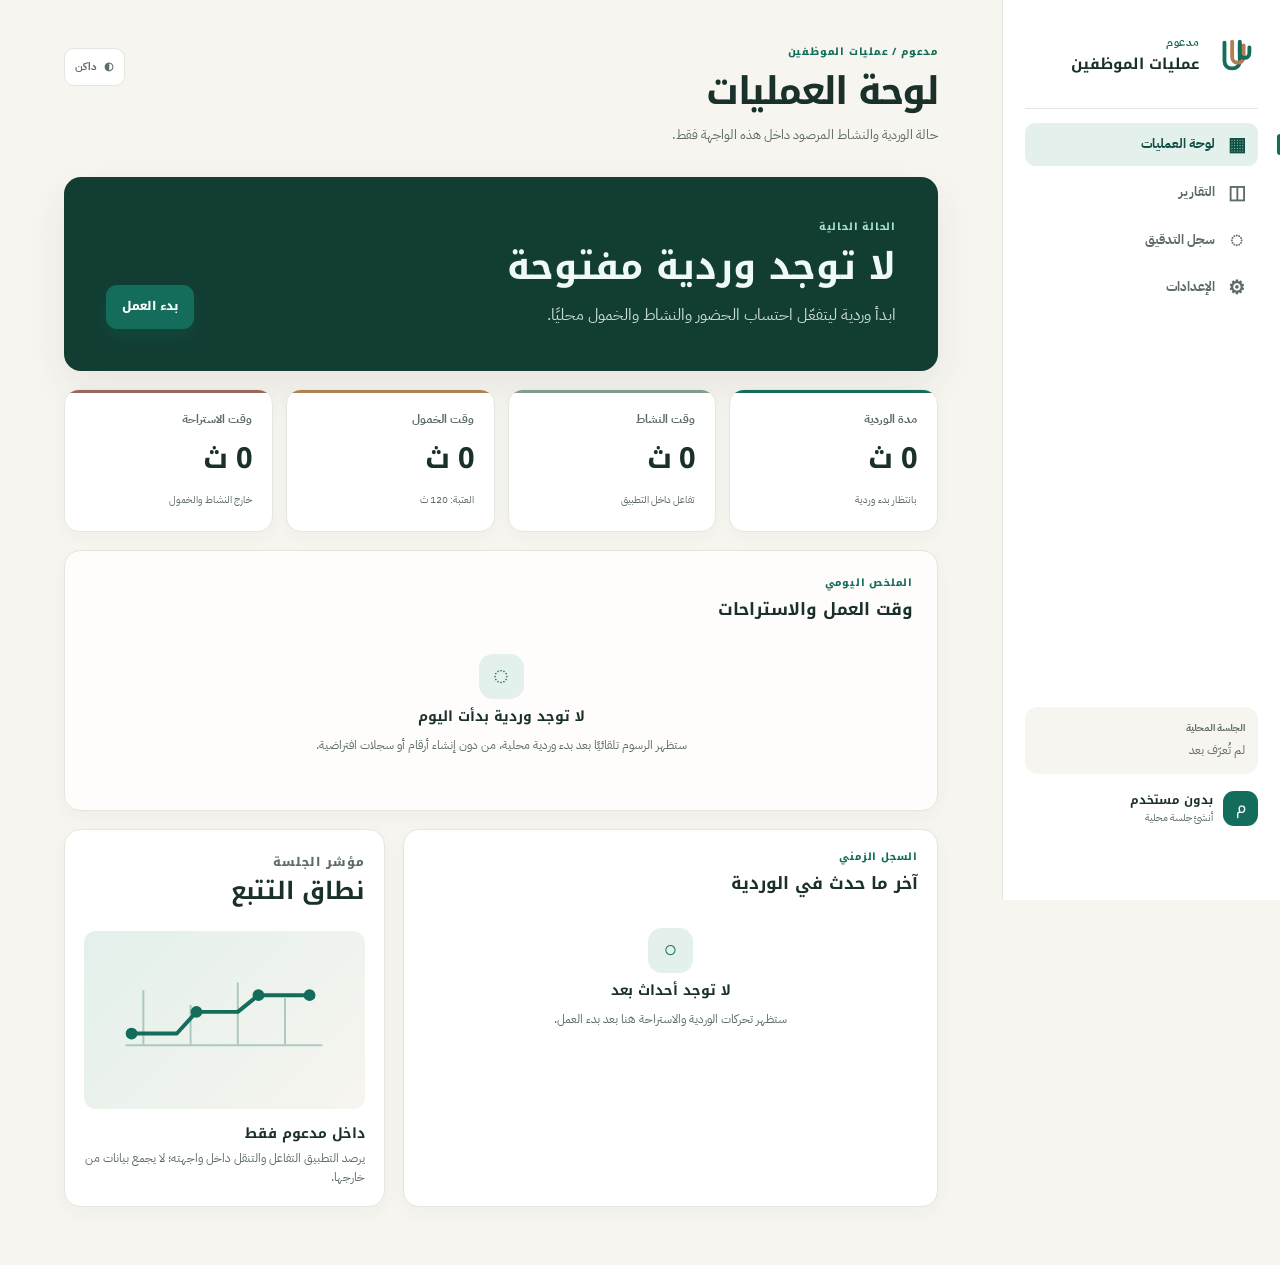
<file: employee.html>
<!doctype html>
<html lang="ar" dir="rtl">
<head>
  <meta charset="utf-8" />
  <meta name="viewport" content="width=device-width, initial-scale=1" />
  <meta name="description" content="نظام محلي لإدارة حضور ونشاط الموظفين داخل مدعوم" />
  <title>مدعوم — عمليات الموظفين</title>
  <link rel="preconnect" href="https://fonts.googleapis.com" />
  <link rel="preconnect" href="https://fonts.gstatic.com" crossorigin />
  <link href="https://fonts.googleapis.com/css2?family=IBM+Plex+Sans+Arabic:wght@400;500;600;700&family=Noto+Kufi+Arabic:wght@400;500;600;700;800&display=swap" rel="stylesheet" />
  <link rel="stylesheet" href="css/employee.css" />
</head>
<body>
  <div id="app" class="app-shell">
    <aside class="sidebar" aria-label="التنقل الرئيسي">
      <button class="brand" type="button" data-view="dashboard" aria-label="العودة إلى لوحة العمليات">
        <svg viewBox="0 0 48 48" fill="none" aria-hidden="true"><path d="M13 11v19c0 5 3 8 8 8s8-3 8-8V13"/><path class="warm" d="M21 10v16c0 4 3 6 6 6s6-2 6-6V14"/><path d="M29 10v12c0 3 2 5 5 5s5-2 5-5v-6"/></svg>
        <span><small>مدعوم</small><strong>عمليات الموظفين</strong></span>
      </button>
      <div class="sidebar-rule"></div>
      <nav class="nav-links">
        <button class="active" type="button" data-view="dashboard"><span class="nav-icon">▦</span>لوحة العمليات</button>
        <button type="button" data-view="reports"><span class="nav-icon">◫</span>التقارير</button>
        <button type="button" data-view="audit"><span class="nav-icon">◌</span>سجل التدقيق</button>
        <button type="button" data-view="settings"><span class="nav-icon">⚙</span>الإعدادات</button>
      </nav>
      <div class="sidebar-bottom">
        <div class="session-brief"><small>الجلسة المحلية</small><span id="sidebar-status">لم تُعرّف بعد</span></div>
        <button id="session-button" class="account-button" type="button"><span id="avatar" class="avatar">م</span><span><strong id="account-name">بدون مستخدم</strong><small id="account-role">أنشئ جلسة محلية</small></span></button>
        <button id="logout-button" class="text-button danger" type="button">إنهاء الجلسة</button>
      </div>
    </aside>
    <main class="workspace">
      <header class="page-header">
        <div><p id="page-eyebrow" class="eyebrow">مدعوم / عمليات الموظفين</p><h1 id="page-title">لوحة العمليات</h1><p id="page-subtitle">حالة الوردية والنشاط المرصود داخل هذه الواجهة فقط.</p></div>
        <button id="theme-button" class="theme-button" type="button"><span aria-hidden="true">◐</span><span>داكن</span></button>
      </header>
      <div id="view-root"></div>
    </main>
  </div>
  <dialog id="session-dialog" class="dialog">
    <form id="session-form" method="dialog">
      <header><div><p class="eyebrow">جلسة محلية داخل المتصفح</p><h2>عرّف جلسة العمل</h2></div><button class="icon-close" type="button" data-close-dialog aria-label="إغلاق">×</button></header>
      <p class="dialog-copy">لا يتم التحقق من الهوية ولا إرسال أي بيانات إلى خادم. تحفظ هذه التجربة داخل متصفحك فقط.</p>
      <label>اسم العرض<input id="display-name" required minlength="2" placeholder="اكتب الاسم الذي سيظهر في السجل" autocomplete="name" /></label>
      <label>الدور ضمن الجلسة<select id="role"><option value="employee">موظف</option><option value="manager">الموارد البشرية / مدير</option><option value="super_admin">مسؤول أعلى</option></select></label>
      <div class="dialog-actions"><button class="secondary-button" type="button" data-close-dialog>إلغاء</button><button class="primary-button" type="submit">فتح الجلسة المحلية</button></div>
    </form>
  </dialog>
  <div id="toast" class="toast" role="status" aria-live="polite"></div>
  <script src="js/employee.js"></script>
</body>
</html>
</file>
<file: css/employee.css>
/* غرفة قيادة إنسانية: أسطح عاجية هادئة، لون بترولي تشغيلي، ومساحات منظمة تفصل الزمن عن التفاصيل. */
:root{--ink:#19302b;--ink-soft:#5d6c67;--paper:#f7f5ef;--surface:#fff;--line:#e4e7de;--teal:#146c5a;--teal-deep:#0e5144;--teal-soft:#e3f0eb;--sage:#829d8d;--sand:#af8054;--sand-soft:#f7ecdf;--rose:#9c655b;--rose-soft:#f8ebe8;--shadow:0 16px 38px rgba(34,57,48,.08);--radius:17px}.dark{--ink:#e8ede9;--ink-soft:#aeb9b3;--paper:#15211e;--surface:#1c2a26;--line:#30413a;--teal:#2aa48a;--teal-deep:#8bd0bd;--teal-soft:#173c33;--sage:#92a99c;--sand:#d4a06e;--sand-soft:#392b20;--rose:#d39589;--rose-soft:#3b2725;--shadow:0 18px 46px rgba(0,0,0,.25)}
*{box-sizing:border-box}html{min-height:100%;background:var(--paper)}body{margin:0;min-height:100vh;background:var(--paper);color:var(--ink);font-family:"IBM Plex Sans Arabic",Tahoma,sans-serif;line-height:1.6}button,input,select{font:inherit}button{cursor:pointer}button:focus-visible,input:focus-visible,select:focus-visible{outline:3px solid color-mix(in srgb,var(--teal) 40%,transparent);outline-offset:3px}h1,h2,h3,strong{font-family:"Noto Kufi Arabic",Tahoma,sans-serif}h1,h2,h3,p{margin-top:0}.app-shell{display:grid;grid-template-columns:278px minmax(0,1fr);min-height:100vh}.sidebar{position:sticky;top:0;display:flex;flex-direction:column;height:100vh;padding:32px 22px 22px;border-left:1px solid var(--line);background:var(--surface)}.brand{display:flex;align-items:center;gap:12px;padding:0;border:0;color:var(--ink);background:transparent;text-align:right}.brand svg{width:46px;height:46px;stroke:var(--teal);stroke-width:4;stroke-linecap:round}.brand svg .warm{stroke:var(--sand)}.brand small,.brand strong{display:block}.brand small{color:var(--teal);font-size:11px;font-weight:700;letter-spacing:.05em}.brand strong{margin-top:1px;font-size:15px}.sidebar-rule{height:1px;margin:30px 0 14px;background:var(--line)}.nav-links{display:grid;gap:5px}.nav-links button{display:flex;align-items:center;gap:12px;padding:11px 12px;border:0;border-radius:10px;color:var(--ink-soft);background:transparent;text-align:right;font-size:13px;font-weight:700}.nav-links button:hover{color:var(--teal);background:var(--teal-soft)}.nav-links button.active{position:relative;color:var(--teal-deep);background:var(--teal-soft)}.nav-links button.active:after{position:absolute;content:"";top:11px;right:-22px;bottom:11px;width:3px;border-radius:3px 0 0 3px;background:var(--teal)}.nav-icon{display:grid;place-items:center;width:19px;height:19px;font-size:19px;line-height:1}.sidebar-bottom{display:grid;gap:13px;margin-top:auto}.session-brief{display:grid;gap:5px;padding:13px;border-radius:13px;background:var(--paper)}.session-brief small{color:var(--ink-soft);font-size:10px;font-weight:700}.session-brief span{color:var(--ink-soft);font-size:12px}.account-button{display:flex;align-items:center;gap:10px;padding:4px 0;border:0;color:var(--ink);background:transparent;text-align:right}.account-button strong,.account-button small{display:block}.account-button strong{font-family:"Noto Kufi Arabic";font-size:12px}.account-button small{color:var(--ink-soft);font-size:10px}.avatar{display:grid;place-items:center;width:35px;height:35px;border-radius:11px;color:#fff;background:var(--teal);font-family:"Noto Kufi Arabic"}.text-button{display:flex;align-items:center;width:max-content;padding:8px 3px;border:0;background:transparent;font-size:12px;font-weight:700}.danger{color:var(--rose)}
.workspace{min-width:0;padding:0 clamp(24px,5vw,76px) 58px}.page-header{display:flex;justify-content:space-between;align-items:flex-start;gap:22px;padding:44px 0 31px}.eyebrow{margin-bottom:0;color:var(--teal);font-family:"Noto Kufi Arabic";font-size:10px;font-weight:800;letter-spacing:.08em}.page-header h1{margin:6px 0 0;font-size:clamp(25px,3vw,38px);line-height:1.35;letter-spacing:-.045em}.page-header>div>p:last-child{max-width:620px;margin:8px 0 0;color:var(--ink-soft);font-size:13px}.theme-button{display:flex;align-items:center;gap:7px;margin-top:4px;padding:9px 10px;border:1px solid var(--line);border-radius:10px;color:var(--ink-soft);background:var(--surface);font-size:11px;font-weight:700}.theme-button:hover{color:var(--teal);border-color:var(--teal)}
.hero{display:flex;justify-content:space-between;align-items:flex-end;gap:24px;padding:clamp(26px,4vw,42px);border-radius:var(--radius);color:#eff9f5;background:#123d33;box-shadow:var(--shadow)}.dark .hero{background:#0d2821}.hero .eyebrow{color:#a8e1d1}.hero h2{margin:8px 0 0;font-size:clamp(25px,3vw,37px);line-height:1.35}.hero>div>p:last-child{max-width:560px;margin:10px 0 0;color:#c7dbd4}.hero strong{color:#fff}.primary-button,.secondary-button,.danger-button{display:inline-flex;align-items:center;justify-content:center;gap:8px;min-height:44px;padding:11px 16px;border:0;border-radius:11px;font-family:"Noto Kufi Arabic";font-size:12px;font-weight:800}.primary-button{color:#fff;background:var(--teal);box-shadow:0 8px 18px color-mix(in srgb,var(--teal) 23%,transparent)}.primary-button:hover{background:var(--teal-deep);transform:translateY(-1px)}.secondary-button{color:var(--teal-deep);background:var(--teal-soft)}.danger-button{color:var(--rose);background:var(--rose-soft)}.hero-actions{display:flex;flex-wrap:wrap;gap:9px}.metrics{display:grid;grid-template-columns:repeat(4,minmax(0,1fr));gap:13px;margin:18px 0}.metric{position:relative;min-height:142px;overflow:hidden;padding:20px;border:1px solid var(--line);border-radius:15px;background:var(--surface);box-shadow:0 5px 17px rgba(30,54,43,.035)}.metric:before{position:absolute;content:"";top:0;right:0;left:0;height:3px;background:var(--teal)}.metric.sage:before{background:var(--sage)}.metric.sand:before{background:var(--sand)}.metric.rose:before{background:var(--rose)}.metric p{margin-bottom:0;color:var(--ink-soft);font-size:12px;font-weight:700}.metric strong{display:block;margin:13px 0 9px;font-size:clamp(20px,2.3vw,29px);line-height:1.2;letter-spacing:-.04em}.metric span{color:var(--ink-soft);font-size:10px}
.daily{margin:18px 0;padding:24px;border:1px solid var(--line);border-radius:16px;background:color-mix(in srgb,var(--surface) 82%,var(--paper));box-shadow:0 6px 18px rgba(30,54,43,.035)}.daily-head{display:flex;justify-content:space-between;align-items:flex-start;gap:18px}.daily h2{margin:5px 0 0;font-size:18px}.daily-head>div>p:last-child{margin:5px 0 0;color:var(--ink-soft);font-size:11px}.daily-total{display:grid;justify-items:end;gap:2px;padding:8px 10px;border-radius:10px;color:var(--teal-deep);background:var(--teal-soft)}.daily-total span{font-size:10px;font-weight:700}.daily-total strong{font-size:14px}.chart-grid{display:grid;grid-template-columns:minmax(0,1.05fr) minmax(280px,.95fr);gap:14px;margin-top:20px}.panel{padding:19px;border:1px solid var(--line);border-radius:16px;background:var(--surface);box-shadow:0 6px 18px rgba(30,54,43,.035)}.chart-head{display:flex;justify-content:space-between;gap:12px;align-items:flex-start}.chart-head h3{margin:0;font-size:13px}.chart-head p{margin:3px 0 0;color:var(--ink-soft);font-size:10px}.chart-head>span{padding:4px 7px;border:1px solid var(--line);border-radius:999px;color:var(--ink-soft);font-size:9px;font-weight:700;white-space:nowrap}.chart-box{position:relative;height:190px;margin-top:12px}.chart-box canvas{width:100%;height:100%}.chart-placeholder{display:grid;place-items:center;height:100%;border:1px dashed var(--line);border-radius:13px;background:var(--paper);text-align:center}.chart-placeholder strong{display:block;font-size:12px}.chart-placeholder p{max-width:260px;margin:4px auto 0;color:var(--ink-soft);font-size:10px}.legend{display:flex;flex-wrap:wrap;gap:9px 15px;padding-top:9px}.legend span{display:inline-flex;align-items:center;gap:5px;color:var(--ink-soft);font-size:10px}.legend i{width:8px;height:8px;border-radius:2px;background:var(--teal)}.legend i.sand{background:var(--sand)}.legend b{color:var(--ink);font-weight:800}.lower-grid{display:grid;grid-template-columns:minmax(0,1.25fr) minmax(290px,.75fr);gap:18px}.panel-head{display:flex;justify-content:space-between;gap:12px;align-items:flex-start}.panel-head h2{margin:5px 0 0;font-size:17px}.badge{padding:6px 9px;border-radius:999px;color:var(--teal-deep);background:var(--teal-soft);font-size:11px;font-weight:800}.timeline{display:grid;gap:16px;margin:25px 0 0;padding:0;list-style:none}.timeline li{position:relative;display:flex;gap:11px;align-items:flex-start}.timeline li:not(:last-child):after{position:absolute;content:"";top:30px;right:13px;bottom:-17px;width:1px;background:var(--line)}.timeline-icon{position:relative;z-index:1;display:grid;place-items:center;width:27px;height:27px;border-radius:9px;color:var(--teal);background:var(--teal-soft)}.timeline strong,.timeline small{display:block}.timeline strong{font-family:"IBM Plex Sans Arabic";font-size:12px}.timeline small{margin-top:1px;color:var(--ink-soft);font-size:10px}.scope-art{display:grid;place-items:center;height:178px;margin-top:20px;border-radius:12px;color:var(--teal);background:linear-gradient(135deg,var(--teal-soft),var(--paper))}.scope-art svg{width:84%;height:84%}.scope strong{display:block;margin-top:14px;font-size:14px}.scope p{margin:4px 0 0;color:var(--ink-soft);font-size:12px}
.empty-state{display:grid;place-items:center;gap:7px;padding:31px 18px;text-align:center}.empty-mark{display:grid;place-items:center;width:45px;height:45px;border-radius:14px;color:var(--teal);background:var(--teal-soft);font-size:23px}.empty-state h3{margin:0;font-size:14px}.empty-state p{max-width:440px;margin:0;color:var(--ink-soft);font-size:12px}.table-wrap{overflow:auto;margin-top:22px}table{width:100%;min-width:570px;border-collapse:collapse;text-align:right}th{padding:0 10px 10px;color:var(--ink-soft);font-size:10px;white-space:nowrap}td{padding:12px 10px;border-top:1px solid var(--line);font-size:12px;white-space:nowrap}.status-pill{display:inline-flex;align-items:center;gap:6px;padding:5px 8px;border-radius:999px;font-size:10px;font-weight:800}.status-pill.active{color:#0a6d53;background:#d4f1e4}.status-pill.idle{color:#935d23;background:#fde6ca}.status-pill.break{color:#8d4742;background:#f9dfda}.status-pill.offline{color:var(--ink-soft);background:var(--line)}.settings-layout{display:grid;gap:16px;max-width:780px}.setting-card{display:grid;grid-template-columns:auto minmax(0,1fr) minmax(140px,auto);gap:18px;align-items:center}.setting-icon{display:grid;place-items:center;width:43px;height:43px;border-radius:12px;color:var(--teal);background:var(--teal-soft);font-size:18px}.setting-card h2{margin:5px 0 0;font-size:16px}.setting-card p:not(.eyebrow){margin:5px 0 0;color:var(--ink-soft);font-size:12px}.setting-control{display:grid;gap:7px;color:var(--ink);font-size:11px;font-weight:700}.setting-control input{width:100%;padding:9px 10px;border:1px solid var(--line);border-radius:9px;color:var(--ink);background:var(--paper)}.theme-options{display:flex;flex-wrap:wrap;gap:5px}.theme-options button{padding:8px 10px;border:1px solid var(--line);border-radius:9px;color:var(--ink-soft);background:transparent;font-size:11px;font-weight:700}.theme-options button.selected{color:var(--teal-deep);border-color:var(--teal);background:var(--teal-soft)}.notice{display:flex;gap:9px;align-items:flex-start;padding:16px;border-radius:14px;color:#8b6058;background:var(--rose-soft);font-size:11px}.notice strong{display:block;font-size:12px}.notice p{margin:3px 0 0}.dialog{width:min(100% - 32px,500px);padding:0;border:1px solid var(--line);border-radius:18px;color:var(--ink);background:var(--surface);box-shadow:var(--shadow)}.dialog::backdrop{background:rgba(10,33,27,.52)}.dialog form{display:grid;gap:16px;padding:25px}.dialog header{display:flex;justify-content:space-between;gap:12px;align-items:flex-start}.dialog h2{margin:5px 0 0;font-size:20px}.icon-close{width:32px;height:32px;border:1px solid var(--line);border-radius:9px;color:var(--ink-soft);background:transparent;font-size:21px}.dialog-copy{margin:0;color:var(--ink-soft);font-size:12px}.dialog label{display:grid;gap:7px;font-size:12px;font-weight:700}.dialog input,.dialog select{width:100%;padding:12px;border:1px solid var(--line);border-radius:10px;color:var(--ink);background:var(--paper)}.dialog-actions{display:flex;justify-content:flex-end;gap:8px}.toast{position:fixed;z-index:5;top:24px;left:50%;display:none;max-width:min(92vw,430px);padding:11px 14px;border:1px solid color-mix(in srgb,var(--teal) 25%,var(--line));border-radius:10px;color:var(--teal-deep);background:var(--teal-soft);box-shadow:var(--shadow);font-size:12px;font-weight:700;transform:translateX(-50%)}.toast.show{display:block}
@media(max-width:980px){.app-shell{grid-template-columns:1fr}.sidebar{position:relative;height:auto;padding:16px 18px;border-left:0;border-bottom:1px solid var(--line)}.sidebar-rule,.sidebar-bottom{display:none}.nav-links{display:flex;overflow:auto;margin-top:14px}.nav-links button{flex:0 0 auto}.nav-links button.active:after{top:auto;right:12px;bottom:0;left:12px;width:auto;height:3px;border-radius:3px 3px 0 0}.workspace{padding:0 24px 45px}.metrics{grid-template-columns:repeat(2,minmax(0,1fr))}.chart-grid,.lower-grid{grid-template-columns:1fr}.setting-card{grid-template-columns:auto minmax(0,1fr)}.setting-card>:last-child{grid-column:2}}
@media(max-width:600px){.workspace{padding:0 16px 36px}.page-header{padding:26px 0 22px}.page-header h1{font-size:25px}.theme-button span:last-child{display:none}.hero{flex-direction:column;align-items:stretch;padding:24px}.hero-actions>*{flex:1}.metrics{gap:9px}.metric{min-height:122px;padding:16px}.metric strong{font-size:21px}.daily{padding:18px}.daily-head{flex-direction:column}.daily-total{justify-items:start}.panel{padding:18px}.setting-card{grid-template-columns:auto minmax(0,1fr);gap:13px}.setting-card>:last-child{grid-column:1/-1}.dialog form{padding:21px}}
@media(prefers-reduced-motion:reduce){*,*:before,*:after{animation-duration:.01ms!important;transition-duration:.01ms!important}}
</file>
